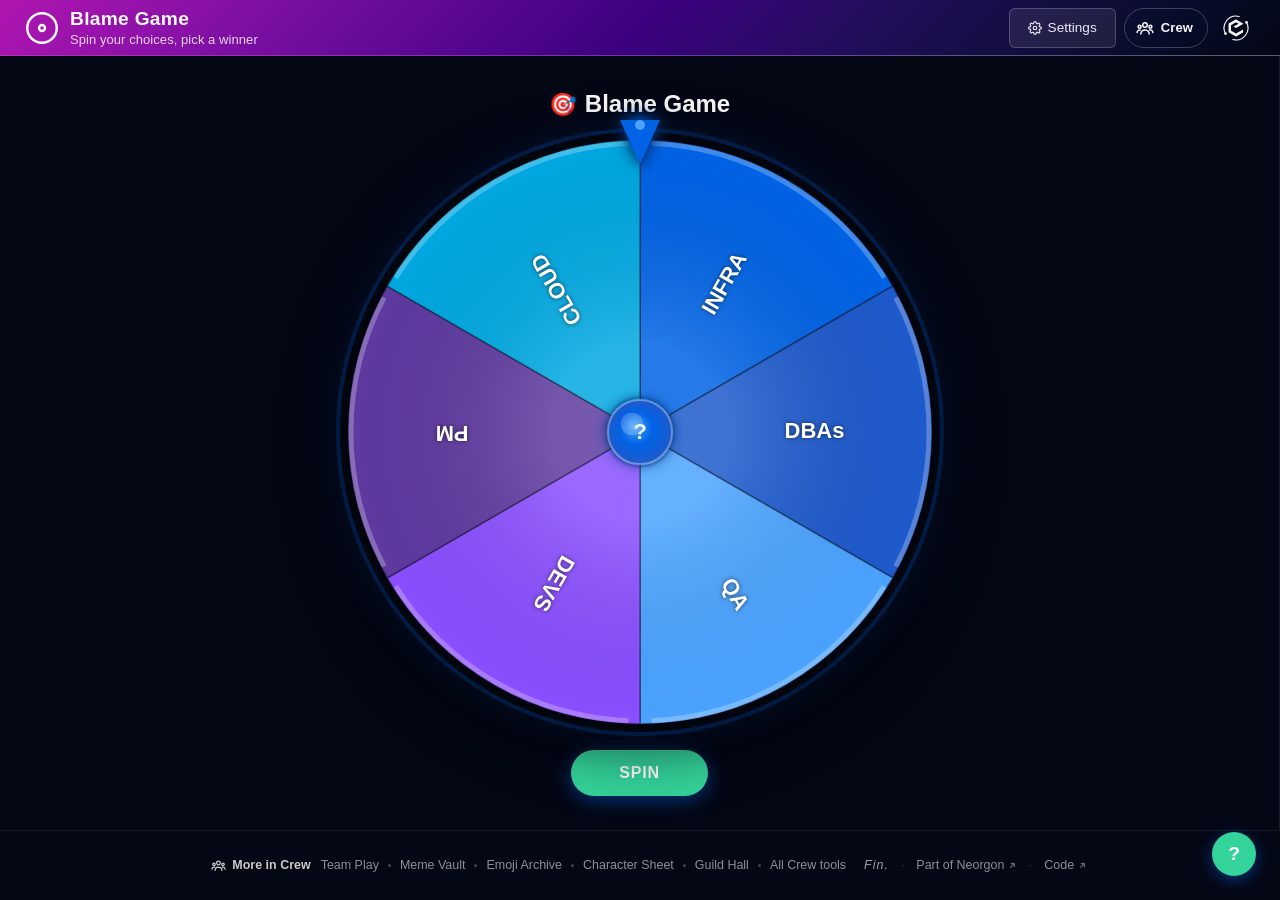
<file: index.html>
<!DOCTYPE html>
<html lang="en">
<head>
  <meta charset="UTF-8">
  <meta http-equiv="Content-Security-Policy" content="default-src 'self'; script-src 'self' 'unsafe-inline' https://gc.zgo.at https://static.cloudflareinsights.com; style-src 'self' 'unsafe-inline' https://cdn.neorgon.org; img-src 'self' data: blob: https://cdn.neorgon.org https://neorgon.goatcounter.com; connect-src 'self' https://neorgon.goatcounter.com https://cloudflareinsights.com">
  <meta name="viewport" content="width=device-width, initial-scale=1.0">
  <link rel="icon" type="image/svg+xml" href="/favicon.svg">
  <link rel="icon" type="image/x-icon" href="/favicon.ico" sizes="16x16 32x32 48x48">
  <link rel="apple-touch-icon" sizes="180x180" href="/apple-touch-icon.png">
  <meta name="apple-mobile-web-app-title" content="Decision Wheel">
  <link rel="manifest" href="/site.webmanifest">
  <meta name="neo-mark" content="on">
  <title>Decision Wheel | Spinner Wheel & Random Picker</title>
  <meta name="description" content="Build a custom decision wheel with your options, colors, and messages. Share any setup as a bookmark link">
  <meta property="og:title" content="Decision Wheel | Spinner Wheel & Random Picker">
  <meta property="og:description" content="Custom decision wheel. Pick your options, colors, and messages, then share via URL">
  <meta property="og:type" content="website">
  <meta property="og:url" content="https://decisionwheel.neorgon.com/">
  <meta property="og:site_name" content="Neorgon">
  <meta name="twitter:card" content="summary_large_image">
  <meta name="twitter:title" content="Decision Wheel | Spinner Wheel & Random Picker">
  <meta name="twitter:description" content="Custom decision wheel. Pick your options, colors, and messages, then share via URL">
  <meta name="twitter:image" content="https://decisionwheel.neorgon.com/og-preview.jpg">
  <meta name="robots" content="index, follow">
  <link rel="canonical" href="https://decisionwheel.neorgon.com/">
  <meta property="og:locale" content="en_US">
  <meta name="theme-color" content="#040714">
  <meta property="og:image" content="https://decisionwheel.neorgon.com/og-preview.jpg">
  <meta property="og:image:width" content="1200">
  <meta property="og:image:height" content="630">
  <script type="application/ld+json">
  {
    "@context": "https://schema.org",
    "@type": "WebApplication",
    "name": "Decision Wheel",
    "description": "Build a custom decision wheel with your options, colors, and messages. Share any setup as a bookmark link",
    "url": "https://decisionwheel.neorgon.com/",
    "applicationCategory": "UtilitiesApplication",
    "operatingSystem": "Any",
    "offers": { "@type": "Offer", "price": "0", "priceCurrency": "USD" },
    "author": { "@type": "Organization", "name": "Neorgon", "url": "https://neorgon.com/" }
  }
  </script>
  <link rel="stylesheet" href="https://cdn.neorgon.org/v1.0.0/styles/base.css">
    <link rel="stylesheet" href="css/style.css">
  <!-- Neorgon Header Kit (vendored; ?header=live swaps CSS to CDN) -->
  <script>(function(){var m=location.search.match(/[?&]theme=([\w-]+)/)||document.cookie.match(/(?:^|;\s*)neo_theme=([\w-]+)/);if(m&&m[1]!=='default')document.documentElement.dataset.theme=decodeURIComponent(m[1]);})();</script>
  <link rel="stylesheet" href="css/neorgon-header.css">
  <link rel="stylesheet" href="css/neorgon-themes.css">
  <link rel="stylesheet" href="https://cdn.neorgon.org/v1.0.0/header/season.css">
  <script defer src="js/neorgon-header.js"></script>
  <meta name="neo-repo" content="energon-a-secas/decision-wheel-site">
  <meta name="neo-category" content="crew">
  <link rel="stylesheet" href="css/neorgon-footer.css">
  <script defer src="js/neorgon-footer.js"></script>
</head>
<body>

<a class="skip-link" href="#main">Skip to content</a>

<!-- ── Header ──────────────────────────────────────────────────────────────── -->
<header class="header-bar" data-header-mode="app">
  <div class="header-logo">
    <a href="./" class="header-title-link">
        <img src="energon-classic-logo.png" class="header-logo-img" alt="">
        <div class="header-title-wrap">
      <h1 id="header-title">Decision Wheel</h1>
      <div class="header-subtitle" id="header-subtitle">Spin your choices, pick a winner</div>
    
        </div>
      </a>
  </div>
  <div class="header-right">
    <div class="header-actions">
      <button class="btn-settings-header" data-keep-mobile id="btn-toggle-settings">
    <svg viewBox="0 0 24 24" fill="none" stroke="currentColor" stroke-width="2" stroke-linecap="round" stroke-linejoin="round" aria-hidden="true">
      <circle cx="12" cy="12" r="3"/><path d="M19.4 15a1.65 1.65 0 0 0 .33 1.82l.06.06a2 2 0 0 1-2.83 2.83l-.06-.06a1.65 1.65 0 0 0-1.82-.33 1.65 1.65 0 0 0-1 1.51V21a2 2 0 0 1-4 0v-.09A1.65 1.65 0 0 0 9 19.4a1.65 1.65 0 0 0-1.82.33l-.06.06a2 2 0 0 1-2.83-2.83l.06-.06A1.65 1.65 0 0 0 4.68 15a1.65 1.65 0 0 0-1.51-1H3a2 2 0 0 1 0-4h.09A1.65 1.65 0 0 0 4.6 9a1.65 1.65 0 0 0-.33-1.82l-.06-.06a2 2 0 0 1 2.83-2.83l.06.06A1.65 1.65 0 0 0 9 4.68a1.65 1.65 0 0 0 1-1.51V3a2 2 0 0 1 4 0v.09a1.65 1.65 0 0 0 1 1.51 1.65 1.65 0 0 0 1.82-.33l.06-.06a2 2 0 0 1 2.83 2.83l-.06.06A1.65 1.65 0 0 0 19.4 9a1.65 1.65 0 0 0 1.51 1H21a2 2 0 0 1 0 4h-.09a1.65 1.65 0 0 0-1.51 1z"/>
    </svg>
    <span>Settings</span>
  </button>
    </div>
    <a class="header-home" href="https://neorgon.com/" title="neorgon.com" aria-label="Neorgon home">
        <svg class="nh-hub-icon" viewBox="0 0 24 24" fill="none" xmlns="http://www.w3.org/2000/svg" aria-hidden="true">
          <path d="M12 4.4 18.58 8.2 18.58 15.8 12 19.6 5.42 15.8 5.42 8.2Z" fill="currentColor" stroke="none"/>
          <g class="nh-orbit">
            <path d="M2.47 17.50 A11.0 11.0 0 0 1 14.85 1.37" fill="none" stroke="currentColor" stroke-width="1.05" stroke-linecap="round"/>
            <path d="M21.53 6.50 A11.0 11.0 0 0 1 9.15 22.63" fill="none" stroke="currentColor" stroke-width="1.05" stroke-linecap="round"/>
            <circle cx="21.71" cy="6.84" r="1.25" fill="currentColor"/>
            <circle cx="2.29" cy="17.16" r="1.25" fill="currentColor"/>
          </g>
        </svg>
      </a>
  </div>
</header>

<!-- ── App body ─────────────────────────────────────────────────────────────── -->
<main class="app-body" id="main">

  <!-- Wheel stage -->
  <div class="wheel-stage" id="wheel-stage">
    <div class="wheel-title">
      <span class="wheel-title-icon" id="display-icon">🎡</span>
      <span id="display-title">Spin the Wheel</span>
    </div>
    <div class="wheel-wrapper">
      <canvas id="wheel-canvas" width="600" height="600" role="img" aria-label="Decision wheel. Use the Spin button below to spin."></canvas>
      <div class="wheel-pointer"></div>
    </div>
    <button class="btn-spin" id="btn-spin" onclick="spin()">SPIN</button>
  </div>

  <!-- Settings drawer -->
  <div class="settings-drawer closed" id="settings-drawer">
    <div class="settings-drawer-inner">
      <div class="settings-header">
        <h2>⚙️ Wheel Settings</h2>
        <button class="btn-close-settings" onclick="toggleSettings()" title="Close" aria-label="Close settings">×</button>
      </div>
      <div class="settings-body">

        <!-- Wheel identity -->
        <div class="setting-group">
          <label>Wheel Title &amp; Icon</label>
          <div class="setting-row-2">
            <input class="form-input seg-emoji-input" id="cfg-icon" type="text" placeholder="🎡" maxlength="4" value="🎡">
            <input class="form-input" id="cfg-title" type="text" placeholder="Decision Wheel">
          </div>
        </div>

        <!-- Win message -->
        <div class="setting-group">
          <label>Result Message</label>
          <input class="form-input" id="cfg-win-msg" type="text" placeholder="🎉 {emoji} {result}!">
          <span class="form-hint">Use <code style="color:var(--accent-bright)">{result}</code> and <code style="color:var(--accent-bright)">{emoji}</code> as placeholders</span>
        </div>

        <!-- Segments -->
        <div class="setting-group">
          <label>Options <span id="seg-count" style="color:var(--accent-bright);font-weight:700;margin-left:4px"></span></label>
          <div class="segments-list" id="segments-list"></div>
          <button class="btn-ghost" onclick="addSegment()">
            <svg width="12" height="12" viewBox="0 0 12 12" fill="none" aria-hidden="true"><path d="M6 1v10M1 6h10" stroke="currentColor" stroke-width="1.5" stroke-linecap="round"/></svg>
            Add Option
          </button>
        </div>

      </div>
      <div class="settings-footer">
        <button class="btn-primary" onclick="applySettings()">✓ Apply &amp; Save</button>
        <button class="btn-secondary" onclick="copyShareLink()">🔗 Copy Share Link</button>
        <div style="display:flex;gap:6px">
          <button class="btn-secondary" style="flex:1;font-size:.8rem" onclick="loadTemplate('blameGame')">🎯 Blame Game</button>
          <button class="btn-secondary" style="flex:1;font-size:.8rem" onclick="loadTemplate('pizza')">🍕 Pizza Night</button>
        </div>
        <button class="btn-secondary" onclick="resetToDefault()">↺ Reset to Default</button>
      </div>
    </div>
  </div>

</main>

<!-- ── Result overlay ──────────────────────────────────────────────────────── -->
<div class="result-overlay" id="result-overlay" onclick="closeResult()">
  <div class="result-card" onclick="event.stopPropagation()">
    <span class="result-emoji-big" id="res-emoji">🎉</span>
    <div class="result-color-bar" id="res-color-bar"></div>
    <div class="result-segment-text" id="res-text"></div>
    <div class="result-message" id="res-message"></div>
    <div class="result-excuses" id="res-excuses"></div>
    <button class="btn-spin-again" onclick="closeResult()">Spin Again</button>
  </div>
</div>

<!-- ── Help button & menu ──────────────────────────────────────────────────── -->
<button class="help-button" onclick="toggleHelpMenu()" title="Keyboard shortcuts" aria-label="Keyboard shortcuts">?</button>
<div class="help-menu" id="help-menu">
  <div>
    <h3>Random Spin</h3>
    <div class="help-row"><span>Spin wheel</span><span><kbd class="help-key">Space</kbd> / <kbd class="help-key">Enter</kbd></span></div>
    <div class="help-row"><span>Click wheel</span><span>🖱️ click</span></div>
  </div>
  <div class="help-section" id="help-rig-section">
    <h3>Rig Spin</h3>
    <div id="help-rig-rows"></div>
  </div>
  <div class="help-section">
    <h3>Other</h3>
    <div class="help-row"><span>Toggle help</span><kbd class="help-key">?</kbd></div>
    <div class="help-row"><span>Easter egg 🥚</span><kbd class="help-key">8</kbd></div>
  </div>
</div>

<!-- ── Explosion overlay ───────────────────────────────────────────────────── -->
<div class="explosion-overlay" id="explosion-overlay" onclick="closeExplosion()">
  <div class="explosion-particles" id="explosion-particles"></div>
  <div class="you-container">
    <div class="pointing-hand">👆</div>
    <div class="you-text">YOU</div>
    <div class="you-subtitle">It's all your fault</div>
  </div>
  <div class="explosion-close-hint">Press any key or click to close</div>
</div>

<!-- ── Toast container ─────────────────────────────────────────────────────── -->
<div id="toast-container"></div>

  <footer class="neo-footer" data-footer-mode="minimal">
    <!-- neo-fleet:more -->
    <nav class="neo-more" aria-label="More in Crew" data-category="crew" data-label-en="Crew" data-label-es="Comunidad">
      <span class="neo-more__label" aria-hidden="true"><svg class="neo-more__icon" viewBox="0 0 24 24" width="16" height="16" fill="none" stroke="currentColor" stroke-width="2" stroke-linecap="round" stroke-linejoin="round" aria-hidden="true" focusable="false"><circle cx="12" cy="8" r="3"/><path d="M6.5 20a5.5 5.5 0 0 1 11 0"/><circle cx="4.8" cy="10.2" r="2"/><path d="M1.5 18a3.5 3.5 0 0 1 4.2-3.4"/><circle cx="19.2" cy="10.2" r="2"/><path d="M22.5 18a3.5 3.5 0 0 0-4.2-3.4"/></svg><span class="neo-more__title">More in Crew</span></span>
      <ul class="neo-more__list">
        <li><a href="https://teamplay.neorgon.com/">Team Play</a></li>
        <li><a href="https://memes.neorgon.com/">Meme Vault</a></li>
        <li><a href="https://emojis.neorgon.com/">Emoji Archive</a></li>
        <li><a href="https://charactersheet.neorgon.com/">Character Sheet</a></li>
        <li><a href="https://guildhall.neorgon.com/">Guild Hall</a></li>
        <li><a class="neo-more__all" href="https://neorgon.com/crew/">All Crew tools</a></li>
      </ul>
    </nav>
    <!-- /neo-fleet:more -->
  </footer>

<script type="module" src="js/app.js"></script>
</body>
</html>
</file>
<file: css/style.css>
/* ── Reset ─────────────────────────────────────────────────────────── */
*, *::before, *::after { margin: 0; padding: 0; box-sizing: border-box; }

:root {
  --bg: #040714;
  --surface-1: rgba(255,255,255,.03);
  --surface-2: rgba(255,255,255,.06);
  --surface-3: rgba(255,255,255,.10);
  --border-subtle: rgba(255,255,255,.07);
  --border: rgba(255,255,255,.1);
  --border-strong: rgba(255,255,255,.22);
  --text-primary: #f9f9f9;
  --text-secondary: #cacaca;
  --text-muted: rgba(255,255,255,.55);
  --accent: #34d399;
  --accent-bright: #6ee7b7;
  --danger: #ef4444;
  --font: 'Avenir Next', -apple-system, BlinkMacSystemFont, 'Segoe UI', Roboto, Oxygen, Ubuntu, Cantarell, sans-serif;
  --radius-sm: 6px; --radius: 10px; --radius-lg: 15px; --radius-xl: 20px;
  --ease-snap: cubic-bezier(0.34, 1.56, 0.64, 1);
  --dur: 200ms;
  --settings-w: 380px;
}

body {
  font-family: var(--font);
  background: var(--bg);
  min-height: 100vh;
  color: var(--text-primary);
  display: flex;
  flex-direction: column;
  overflow-x: hidden;
}

/* Settings toggle button in the header actions. It stays in flow: the
   Header Kit measures and places it, so it is never positioned here. */
.btn-settings-header {
  display: flex; align-items: center; gap: 6px;
  padding: 7px 18px;
  background: rgba(255,255,255,.08);
  border: 1px solid rgba(255,255,255,.2);
  border-radius: var(--radius-sm);
  color: rgba(255,255,255,.9);
  font-size: .85em; font-weight: 500;
  cursor: pointer;
  transition: background var(--dur), border-color var(--dur);
  flex-shrink: 0;
  animation: settingsBorderPulse 3s ease-in-out infinite;
}
.btn-settings-header:hover {
  background: rgba(255,255,255,.18);
  border-color: rgba(255,255,255,.5);
  animation: none;
}
.btn-settings-header svg { width: 14px; height: 14px; }
@keyframes settingsBorderPulse {
  0%, 100% { border-color: rgba(255,255,255,.2); box-shadow: none; }
  50%       { border-color: rgba(0,128,255,.7);  box-shadow: 0 0 10px rgba(0,99,229,.4), inset 0 0 6px rgba(0,99,229,.08); }
}

/* ── Main layout ────────────────────────────────────────────────────── */
.app-body {
  flex: 1;
  display: flex;
  overflow: hidden;
  position: relative;
}

/* ── Wheel stage ────────────────────────────────────────────────────── */
.wheel-stage {
  flex: 1;
  display: flex;
  flex-direction: column;
  align-items: center;
  justify-content: center;
  padding: clamp(12px, 3vh, 32px) 24px;
  min-height: 0;
  transition: padding-right var(--dur);
}

.wheel-title {
  font-size: clamp(1rem, 2.5vw, 1.5rem);
  font-weight: 700;
  color: var(--text-primary);
  margin-bottom: clamp(8px, 1.5vh, 24px);
  text-align: center;
  display: flex;
  align-items: center;
  gap: 8px;
}
.wheel-title-icon { font-size: 1.4rem; }

.wheel-wrapper {
  position: relative;
  display: inline-flex;
  align-items: center;
  justify-content: center;
}

#wheel-canvas {
  display: block;
  width: min(600px, calc(100vw - 48px), calc(100vh - 210px));
  height: min(600px, calc(100vw - 48px), calc(100vh - 210px));
  border-radius: 50%;
  box-shadow: 0 0 0 4px rgba(0,99,229,.2), 0 0 40px rgba(0,99,229,.15), 0 16px 60px rgba(0,0,0,.6);
}

/* Pointer: triangle pointing DOWN at the top of the wheel */
.wheel-pointer {
  position: absolute;
  top: -12px;
  left: 50%;
  transform: translateX(-50%);
  width: 0;
  height: 0;
  border-left: 20px solid transparent;
  border-right: 20px solid transparent;
  border-top: 44px solid #0063e5;
  filter: drop-shadow(0 0 8px rgba(0,99,229,.8)) drop-shadow(0 2px 4px rgba(0,0,0,.7));
  z-index: 10;
  animation: pointerBounce 2s ease-in-out infinite;
}
.wheel-pointer::after {
  content: '';
  position: absolute;
  top: -44px;
  left: 50%;
  transform: translateX(-50%);
  width: 10px;
  height: 10px;
  background: #4BA3FF;
  border-radius: 50%;
  box-shadow: 0 0 8px #0063e5, 0 0 16px rgba(0,99,229,.5);
}
@keyframes pointerBounce {
  0%, 100% { transform: translateX(-50%) translateY(0); }
  50%       { transform: translateX(-50%) translateY(-5px); }
}

/* Spin button */
.btn-spin {
  margin-top: clamp(12px, 2vh, 28px);
  padding: 14px 48px;
  background: var(--accent);
  color: #fff;
  font-size: 1rem;
  font-weight: 700;
  letter-spacing: .05em;
  text-transform: uppercase;
  border: none;
  border-radius: 50px;
  cursor: pointer;
  transition: background var(--dur), transform var(--dur), box-shadow var(--dur);
  box-shadow: 0 4px 20px rgba(0,99,229,.5);
}
.btn-spin:hover:not(:disabled) {
  background: var(--accent-bright);
  transform: translateY(-2px);
  box-shadow: 0 6px 28px rgba(0,128,255,.6);
}
.btn-spin:disabled {
  opacity: .6;
  cursor: not-allowed;
  transform: none;
}
.btn-spin.spinning {
  background: #6b21a8;
  box-shadow: 0 4px 20px rgba(107,33,168,.5);
}

/* ── Settings drawer ────────────────────────────────────────────────── */
.settings-drawer {
  width: var(--settings-w);
  flex-shrink: 0;
  background: #06091a;
  border-left: 1px solid var(--border-subtle);
  display: flex;
  flex-direction: column;
  overflow: hidden;
  transition: width var(--dur), transform var(--dur);
  position: relative;
  z-index: 200;
}
.settings-drawer.closed {
  width: 0;
}
.settings-drawer-inner {
  width: var(--settings-w);
  height: 100%;
  display: flex;
  flex-direction: column;
  overflow: hidden;
}
.settings-header {
  padding: 20px 20px 16px;
  border-bottom: 1px solid var(--border-subtle);
  display: flex;
  align-items: center;
  justify-content: space-between;
  flex-shrink: 0;
}
.settings-header h2 {
  font-size: 1rem;
  font-weight: 700;
  color: var(--text-primary);
}
.btn-close-settings {
  width: 28px; height: 28px;
  display: flex; align-items: center; justify-content: center;
  background: none;
  border: none;
  color: var(--text-muted);
  cursor: pointer;
  border-radius: var(--radius-sm);
  font-size: 1.2rem;
  transition: color var(--dur), background var(--dur);
}
.btn-close-settings:hover { color: var(--text-primary); background: var(--surface-2); }

.settings-body {
  flex: 1;
  overflow-y: auto;
  padding: 20px;
  display: flex;
  flex-direction: column;
  gap: 20px;
}
.settings-body::-webkit-scrollbar { width: 4px; }
.settings-body::-webkit-scrollbar-track { background: transparent; }
.settings-body::-webkit-scrollbar-thumb { background: var(--border); border-radius: 2px; }

.settings-footer {
  padding: 16px 20px;
  border-top: 1px solid var(--border-subtle);
  display: flex;
  flex-direction: column;
  gap: 8px;
  flex-shrink: 0;
}

/* ── Setting rows ───────────────────────────────────────────────────── */
.setting-group { display: flex; flex-direction: column; gap: 8px; }
.setting-group label {
  font-size: .75rem;
  font-weight: 600;
  letter-spacing: .07em;
  text-transform: uppercase;
  color: var(--text-muted);
}
.setting-row-2 { display: flex; gap: 8px; }
.setting-row-2 .form-input:first-child { width: 62px; flex-shrink: 0; text-align: center; }

.form-input {
  flex: 1;
  background: var(--surface-1);
  border: 1px solid var(--border);
  border-radius: var(--radius-sm);
  color: var(--text-primary);
  font-size: .875rem;
  font-family: var(--font);
  padding: 8px 10px;
  transition: border-color var(--dur);
  outline: none;
}
.form-input:focus { border-color: var(--accent); }
.form-input::placeholder { color: var(--text-muted); }
.form-hint {
  font-size: .72rem;
  color: var(--text-muted);
  margin-top: -4px;
}

/* Segments list */
.segments-list {
  display: flex;
  flex-direction: column;
  gap: 8px;
}
.segment-row {
  display: flex;
  align-items: center;
  gap: 6px;
  background: var(--surface-1);
  border: 1px solid var(--border);
  border-radius: var(--radius-sm);
  padding: 8px;
}
.seg-emoji-input {
  width: 44px;
  flex-shrink: 0;
  text-align: center;
  font-size: 1.1rem;
  padding: 6px 4px;
  background: var(--surface-2);
  border: 1px solid var(--border);
  border-radius: var(--radius-sm);
  color: var(--text-primary);
  font-family: var(--font);
  outline: none;
}
.seg-text-input {
  flex: 1;
  min-width: 0;
  background: transparent;
  border: none;
  border-bottom: 1px solid var(--border);
  border-radius: 0;
  color: var(--text-primary);
  font-size: .875rem;
  font-family: var(--font);
  padding: 4px 4px 6px;
  outline: none;
  transition: border-color var(--dur);
}
.seg-text-input:focus { border-color: var(--accent); }
.seg-color-input {
  width: 28px; height: 28px;
  flex-shrink: 0;
  border: 2px solid var(--border);
  border-radius: 50%;
  cursor: pointer;
  padding: 0;
  background: none;
  overflow: hidden;
}
.seg-color-input::-webkit-color-swatch-wrapper { padding: 0; }
.seg-color-input::-webkit-color-swatch { border: none; border-radius: 50%; }
.btn-seg-delete {
  width: 24px; height: 24px;
  flex-shrink: 0;
  display: flex; align-items: center; justify-content: center;
  background: none;
  border: none;
  color: var(--text-muted);
  font-size: 1rem;
  cursor: pointer;
  border-radius: var(--radius-sm);
  transition: color var(--dur), background var(--dur);
}
.btn-seg-delete:hover { color: var(--danger); background: rgba(239,68,68,.1); }
.btn-seg-msg-toggle {
  width: 22px; height: 22px;
  flex-shrink: 0;
  display: flex; align-items: center; justify-content: center;
  background: none;
  border: none;
  color: var(--text-muted);
  font-size: .8rem;
  cursor: pointer;
  border-radius: 4px;
  transition: color var(--dur);
  title: 'Custom message';
}
.btn-seg-msg-toggle:hover { color: var(--accent-bright); }
.btn-seg-msg-toggle.has-msg { color: var(--accent-bright); }

.seg-msg-row {
  display: none;
  padding: 0 8px 6px;
}
.seg-msg-row.open { display: block; }
.seg-msg-input {
  width: 100%;
  background: transparent;
  border: none;
  border-bottom: 1px dashed var(--border);
  color: var(--text-secondary);
  font-size: .8rem;
  font-family: var(--font);
  font-style: italic;
  padding: 4px 0;
  outline: none;
}
.seg-msg-input:focus { border-color: var(--accent-bright); }
.seg-msg-input::placeholder { color: var(--text-muted); }

/* ── Buttons ────────────────────────────────────────────────────────── */
.btn-primary {
  padding: 10px 16px;
  background: var(--accent);
  color: #fff;
  font-size: .875rem;
  font-weight: 600;
  border: none;
  border-radius: var(--radius-sm);
  cursor: pointer;
  transition: background var(--dur);
  width: 100%;
}
.btn-primary:hover { background: var(--accent-bright); }
.btn-secondary {
  padding: 9px 16px;
  background: transparent;
  color: var(--text-secondary);
  font-size: .875rem;
  font-weight: 500;
  border: 1px solid var(--border);
  border-radius: var(--radius-sm);
  cursor: pointer;
  transition: border-color var(--dur), color var(--dur), background var(--dur);
  width: 100%;
}
.btn-secondary:hover { border-color: var(--border-strong); color: var(--text-primary); background: var(--surface-1); }
.btn-ghost {
  padding: 8px 12px;
  background: transparent;
  color: var(--accent-bright);
  font-size: .8rem;
  font-weight: 500;
  border: 1px dashed rgba(0,128,255,.35);
  border-radius: var(--radius-sm);
  cursor: pointer;
  transition: background var(--dur), border-color var(--dur);
  width: 100%;
  display: flex; align-items: center; justify-content: center; gap: 6px;
}
.btn-ghost:hover { background: rgba(0,99,229,.08); border-color: var(--accent); }

/* ── Result overlay ─────────────────────────────────────────────────── */
.result-overlay {
  position: fixed;
  inset: 0;
  background: rgba(4,7,20,.75);
  backdrop-filter: blur(8px);
  z-index: 500;
  display: flex;
  align-items: center;
  justify-content: center;
  opacity: 0;
  pointer-events: none;
  transition: opacity 0.3s ease;
}
.result-overlay.show {
  opacity: 1;
  pointer-events: all;
}
.result-card {
  background: #0e1230;
  border: 1px solid var(--border-strong);
  border-radius: var(--radius-xl);
  padding: 40px 48px;
  text-align: center;
  max-width: 420px;
  width: 90%;
  transform: scale(0.9) translateY(20px);
  transition: transform 0.3s var(--ease-snap);
  box-shadow: 0 32px 80px rgba(0,0,0,.6);
}
.result-overlay.show .result-card {
  transform: scale(1) translateY(0);
}
.result-emoji-big {
  font-size: 3.5rem;
  line-height: 1;
  margin-bottom: 16px;
  display: block;
}
.result-segment-text {
  font-size: 1.6rem;
  font-weight: 700;
  color: var(--text-primary);
  margin-bottom: 10px;
}
.result-message {
  font-size: 1rem;
  color: var(--text-secondary);
  margin-bottom: 28px;
  line-height: 1.5;
}
.result-color-bar {
  height: 4px;
  border-radius: 2px;
  margin: 0 auto 24px;
  width: 60px;
}
.btn-spin-again {
  padding: 12px 32px;
  background: var(--surface-3);
  color: var(--text-primary);
  font-size: .9rem;
  font-weight: 600;
  border: 1px solid var(--border-strong);
  border-radius: 50px;
  cursor: pointer;
  transition: background var(--dur), transform var(--dur);
}
.btn-spin-again:hover { background: var(--surface-2); transform: scale(1.03); }

/* ── Result excuses (pipe-separated) ───────────────────────────────────── */
.result-excuses {
  display: flex;
  flex-direction: column;
  gap: 8px;
  margin-bottom: 24px;
  text-align: left;
}
.result-excuse-item {
  padding: 10px 14px;
  background: rgba(255,255,255,.05);
  border-left: 3px solid var(--item-color, #0063e5);
  border-radius: 0 var(--radius-sm) var(--radius-sm) 0;
  font-size: .875rem;
  color: var(--text-secondary);
  line-height: 1.45;
  animation: slideInExcuse .35s ease both;
}
.result-excuse-item:nth-child(2) { animation-delay: .07s; }
.result-excuse-item:nth-child(3) { animation-delay: .14s; }
@keyframes slideInExcuse {
  from { opacity:0; transform: translateX(-12px); }
  to   { opacity:1; transform: translateX(0); }
}

/* ── Confetti ───────────────────────────────────────────────────────── */
.confetti-piece {
  position: fixed;
  width: 8px;
  height: 8px;
  border-radius: 2px;
  z-index: 600;
  pointer-events: none;
  animation: confetti-fall linear forwards;
}
@keyframes confetti-fall {
  0%   { transform: translateY(0) rotate(0deg) scaleX(1);  opacity: 1; }
  80%  { opacity: 1; }
  100% { transform: translateY(100vh) rotate(720deg) scaleX(-1); opacity: 0; }
}

/* ── Toast ──────────────────────────────────────────────────────────── */
#toast-container {
  position: fixed;
  bottom: 24px;
  left: 50%;
  transform: translateX(-50%);
  z-index: 700;
  display: flex;
  flex-direction: column;
  gap: 8px;
  pointer-events: none;
}
.toast {
  background: #1a1d35;
  border: 1px solid var(--border-strong);
  border-radius: var(--radius);
  padding: 10px 18px;
  font-size: .875rem;
  color: var(--text-secondary);
  display: flex;
  align-items: center;
  gap: 8px;
  animation: toast-in .25s ease forwards;
  box-shadow: 0 8px 24px rgba(0,0,0,.5);
  white-space: nowrap;
}
.toast.out { animation: toast-out .25s ease forwards; }
@keyframes toast-in  { from { opacity:0; transform:translateY(8px); } to { opacity:1; transform:translateY(0); } }
@keyframes toast-out { from { opacity:1; } to { opacity:0; transform:translateY(4px); } }

/* ── Mobile ─────────────────────────────────────────────────────────── */
@media (max-width: 700px) {
  :root { --settings-w: 100vw; }

  .settings-drawer {
    position: fixed;
    inset: 68px 0 0 0;
    width: 100% !important;
    border-left: none;
    border-top: 1px solid var(--border-subtle);
    transform: translateX(100%);
    transition: transform .3s cubic-bezier(0.16,1,0.3,1);
  }
  .settings-drawer.closed { width: 100% !important; transform: translateX(100%); }
  .settings-drawer:not(.closed) { transform: translateX(0); }
  .settings-drawer-inner { width: 100%; }

  .btn-spin { padding: 13px 40px; }
}

/* ── Help button & menu ─────────────────────────────────────────────────── */
.help-button {
  position: fixed;
  bottom: 24px; right: 24px;
  width: 44px; height: 44px;
  background: var(--accent);
  border: none; border-radius: 50%;
  color: #fff;
  font-size: 1.2rem; font-weight: 700;
  cursor: pointer;
  box-shadow: 0 4px 16px rgba(0,99,229,.5);
  z-index: 400;
  transition: transform var(--dur), box-shadow var(--dur);
}
.help-button:hover { transform: scale(1.1); box-shadow: 0 6px 24px rgba(0,99,229,.7); }
.help-menu {
  position: fixed;
  bottom: 80px; right: 24px;
  width: 280px;
  background: #0e1230;
  border: 1px solid var(--border-strong);
  border-radius: var(--radius-lg);
  padding: 20px;
  z-index: 400;
  box-shadow: 0 16px 48px rgba(0,0,0,.6);
  transform: scale(0.9) translateY(10px);
  transform-origin: bottom right;
  opacity: 0;
  pointer-events: none;
  transition: transform .2s var(--ease-snap), opacity .2s;
}
.help-menu.show { transform: scale(1) translateY(0); opacity: 1; pointer-events: all; }
.help-menu h3 { font-size: .7rem; font-weight: 700; letter-spacing: .1em; text-transform: uppercase; color: var(--text-muted); margin-bottom: 8px; }
.help-row { display: flex; justify-content: space-between; align-items: center; padding: 5px 0; border-bottom: 1px solid var(--border-subtle); font-size: .8rem; }
.help-row:last-child { border-bottom: none; }
.help-key {
  display: inline-block;
  padding: 2px 7px;
  background: var(--surface-2);
  border: 1px solid var(--border);
  border-radius: 4px;
  font-family: monospace;
  font-size: .78rem;
  color: var(--accent-bright);
}
.help-section { margin-top: 12px; }

/* ── Explosion Easter Egg ───────────────────────────────────────────────── */
.explosion-overlay {
  position: fixed; inset: 0;
  background: rgba(0,0,0,.92);
  z-index: 900;
  display: flex; align-items: center; justify-content: center;
  opacity: 0; pointer-events: none;
  transition: opacity .2s;
}
.explosion-overlay.show { opacity: 1; pointer-events: all; }
.you-container { text-align: center; position: relative; z-index: 2; }
.you-text {
  font-size: clamp(5rem, 20vw, 14rem);
  font-weight: 900;
  color: #fff;
  letter-spacing: -.02em;
  line-height: 1;
  text-shadow: 0 0 60px #0063e5, 0 0 120px rgba(0,99,229,.6);
  animation: youFlash .4s ease;
}
@keyframes youFlash {
  0%   { transform: scale(.4) rotate(-5deg); opacity: 0; }
  60%  { transform: scale(1.15) rotate(2deg); }
  100% { transform: scale(1) rotate(0); opacity: 1; }
}
.pointing-hand { font-size: clamp(3rem, 10vw, 6rem); animation: pointBounce 1s ease-in-out infinite; }
@keyframes pointBounce {
  0%, 100% { transform: translateY(0) rotate(-10deg); }
  50%       { transform: translateY(-12px) rotate(-10deg); }
}
.you-subtitle { font-size: 1.2rem; color: rgba(255,255,255,.6); margin-top: 12px; letter-spacing: .2em; text-transform: uppercase; }
.explosion-close-hint { position: fixed; bottom: 32px; left: 50%; transform: translateX(-50%); color: rgba(255,255,255,.35); font-size: .85rem; }
.explosion-particles { position: fixed; inset: 0; pointer-events: none; overflow: hidden; }
.particle {
  position: absolute;
  width: 8px; height: 8px;
  border-radius: 50%;
  top: 50%; left: 50%;
  animation: particleFly .8s ease-out forwards;
  transform: translate(var(--tx), var(--ty));
}
@keyframes particleFly {
  from { transform: translate(0,0) scale(1); opacity: 1; }
  to   { transform: translate(var(--tx), var(--ty)) scale(0); opacity: 0; }
}

/* ── Button press feedback ────────────────────────────────────── */
button:active, .btn:active {
  transform: scale(0.97);
  transition-duration: 120ms;
}

/* ── Skeleton loading ─────────────────────────────────────────── */
@keyframes shimmer { to { background-position: -200% 0; } }
.skeleton {
  background: linear-gradient(90deg, var(--surface-1) 25%, var(--surface-2) 50%, var(--surface-1) 75%);
  background-size: 200% 100%;
  animation: shimmer 1.5s ease-in-out infinite;
  border-radius: 10px;
}

@media (prefers-reduced-motion: reduce) {
  *, *::before, *::after {
    animation-duration: 0.01ms !important;
    transition: none !important;
  }
}
:focus-visible {
  outline: 2px solid var(--accent-bright, #0080ff);
  outline-offset: 2px;
}
.skip-link {
  position: absolute; top: -100%; left: 16px; z-index: 1000;
  padding: 8px 16px; background: var(--accent-bright, #0080ff); color: #000;
  font-weight: 600; font-size: .875rem; border-radius: 0 0 6px 6px;
  text-decoration: none; transition: top .2s;
}
.skip-link:focus { top: 0; }
</file>
<file: css/neorgon-header.css>
/* ══════════════════════════════════════════════════════════════
   Neorgon Header Kit: header.css
   Canonical source: packages/neorgon-ui/header/
   Vendored per site as css/neorgon-header.css; do not edit copies.
   Live CDN: https://cdn.neorgon.org/v1.0.0/header/header.css
   ══════════════════════════════════════════════════════════════ */

:root {
  /* Geometry */
  --header-h: 68px;
  --header-h-app: 56px;
  --header-control-h: 40px; /* every header control (buttons, ⋯, palette, home) shares this height */
  /* Logo height. A token, not a literal, so a site can make the mark carry more
     weight without forking the kit. Default 36px = the historical value, so
     nothing changes for a site that never sets it. The bar is 68px with no
     vertical padding, so ~52px is the practical ceiling before the mark starts
     to look wedged against the edges. */
  --header-logo-h: 36px;
  --header-logo-h-mobile: 28px;

  /* Palette: themes override these (see themes.css) */
  --header-bg-start: #B015B0;
  --header-bg-mid: #3D0080;
  --header-bg-end: #040714;
  /* Kept here for anything that references the composed gradient, but the
     authoritative copy is re-declared on .header-bar below; see the note
     there before changing either. */
  --header-bg: linear-gradient(in oklch 135deg, var(--header-bg-start) 0%, var(--header-bg-mid) 50%, var(--header-bg-end) 100%);
  --header-glass: rgba(0, 9, 18, .35);
  --header-text: #f9f9f9;
  --header-text-dim: rgba(255, 255, 255, .72);
  --header-border: rgba(255, 255, 255, .07);
  --header-border-strong: rgba(255, 255, 255, .22);
  --header-accent: #e879f9;
  --header-menu-bg: #10142a;
  --header-menu-hover: rgba(255, 255, 255, .08);

  /* Focus ring: near-white with a whisper of the brand hue so it never
     reads as a stray browser default. 5.77:1 (bright end) to 17.98:1
     (dark end) against the bar, 16.54:1 on the menu. Themes may override. */
  --header-focus: oklch(0.97 0.02 320);
  --header-focus-w: 2px;

  /* Icon sizing. Two tokens: a filled glyph reads heavier than a stroked
     one in the same box, so the solid home icon is set smaller to match
     optically. */
  --header-icon: 22px;        /* stroked glyphs (palette) */
  --header-icon-solid: 20px;  /* filled glyphs (home) */

  /* ease-out-quart: fast start, long settle, no overshoot. */
  --header-ease: cubic-bezier(.22, 1, .36, 1);
  --header-ease-in: cubic-bezier(.55, 0, 1, .45);
}

/* Colour judgements about the DEFAULT gradient specifically. Scoped to
   html:not([data-theme]) because themes.css sets these per theme at the
   same specificity as :root, so a :root override here would silently
   overwrite all five palettes. Every consumer below pairs them with a
   var() fallback to the theme's own token. */
html:not([data-theme]) {
  /* --header-border-strong (.22) measures 1.91-1.95:1 on the bar, below
     the 3:1 WCAG 1.4.11 needs for a control boundary. .42 gives 3.73-4.02:1. */
  --header-control-border: rgba(255, 255, 255, .42);

  /* --header-bg-end (#040714) is identical to the standard page
     background, so a flat hairline measures 1.14:1 on the right half.
     The bar's luminance swings 43x left-to-right, so the edge ramps too. */
  --header-edge-from: rgba(255, 255, 255, .10);
  --header-edge-to: rgba(255, 255, 255, .34);

  /* .72 measures 4.14:1 at the start of the subtitle span, below AA.
     Split from the icon colour, which only needs 3:1 as non-text. */
  --header-text-dim: rgba(255, 255, 255, .82);
  --header-icon-color: rgba(255, 255, 255, .78);
}

/* ── The sticky offset ───────────────────────────────────────────
   --neo-sticky-top is how much of the viewport's top the header covers
   right now. header.js keeps it exact (it measures the bar, and drops to 0
   while auto-hide or the Keys Kit's H toggle has the bar away); these rules
   are the value before it runs, and with JS off. Rails, scope strips and
   scroll-margin-top read it instead of hardcoding 56px or 68px:

     .rail { position: sticky; top: var(--neo-sticky-top, 0px); }
     h2[id] { scroll-margin-top: calc(var(--neo-sticky-top, 0px) + 12px); }

   The kit sets no scroll-padding of its own: many sites already offset
   their anchors with scroll-margin-top, and the two add up. */
:root { --neo-sticky-top: 0px; }
:root:has(.header-bar) { --neo-sticky-top: var(--header-h); }
:root:has(.header-bar[data-header-mode="app"]) { --neo-sticky-top: var(--header-h-app); }
:root[data-chrome="off"]:has(.header-bar) { --neo-sticky-top: 0px; }

/* ══════════════════════════════════════════════════════════════
   SKINS: site-level identity, opt-in per site
   ────────────────────────────────────────────────────────────
   A skin replaces the default magenta gradient for ONE site whose
   own palette clashes with it. Set it in the site's markup:

     <header class="header-bar" data-header-mode="content"
             data-header-skin="brass">

   This is NOT the theme system. Precedence, by design:

     visitor choice (?theme= / cookie)  >  season (CDN)  >  skin  >  kit default

   A site that should sit out every season keeps its skin with
   `<html lang="en" data-season="off">` (see season.css). That declines
   the fleet's decoration only; a visitor's ?theme= still wins.

   Named skins below are the reusable ones. For a one-off palette no
   other site would share, use `data-header-skin="custom"` and declare
   the tokens in the site's own CSS; contract at the end of this block.

   Two cascade facts make that ordering work, and both are easy to
   get wrong:

   1. A declaration ON .header-bar beats a value INHERITED from
      <html>, whatever the specificity. Visitor themes declare on
      <html>, so every skin is scoped `html:not([data-theme])`:
      the moment a visitor picks a theme, all skins stop matching.
   2. Season rules in season.css carry a matching
      `[data-header-skin]` selector one step more specific than the
      skin rules below, so an armed season still flips skinned
      sites. Do not raise the specificity here without raising it
      there too, or skinned sites will silently sit out the season.

   3. The Footer Kit's pieces (.neo-footer, and .neo-top and .neo-modal,
      which it appends to <body>) and the Beacon link sit outside
      .header-bar, so a skin declared only on the bar never reaches
      their focus rings and borders (queue #156). Every skin rule
      therefore names them too, behind `:has()` on <html>. That item is
      wrapped in `:is()` because :is() forgives a selector it cannot
      parse: a browser without :has() drops that one item, not the
      whole rule and with it the header's own skin. `:where()` inside
      :has() keeps it at (0,2,1), under an armed season's (0,3,2)
      pieces rule in season.css. The footer and beacon resolve the
      tokens on those pieces; see "Header-derived tokens" in footer.css.

   Each skin also sets --header-focus, a near-white in its own hue, so
   the header's focus rings and the Beacon's stop being the default's
   pink on a skinned site.

   Each skin re-tunes the edge ramp and control border for its own
   surface; those defaults are calibrated to the magenta gradient
   and are wrong on a black bar.
   ══════════════════════════════════════════════════════════════ */

/* ink: near-black neutral. The default choice for a site whose
   palette the magenta gradient fights. */
html:not([data-theme]) .header-bar[data-header-skin="ink"],
:is(html:not([data-theme]):has(:where(.header-bar[data-header-skin="ink"])) :is(.neo-footer, .neo-top, .neo-modal, .neo-beacon-link)) {
  --header-focus: oklch(0.97 0.01 255);
  --header-bg-start: #14161c;
  --header-bg-mid: #0b0d12;
  --header-bg-end: #050609;
  --header-glass: rgba(10, 12, 16, .55);
  --header-accent: #cbd5e1;
  --header-text: #f4f4f5;
  --header-text-dim: rgba(255, 255, 255, .78);
  --header-icon-color: rgba(255, 255, 255, .74);
  --header-border: rgba(255, 255, 255, .09);
  --header-border-strong: rgba(255, 255, 255, .24);
  --header-control-border: rgba(255, 255, 255, .44);
  --header-menu-bg: #14161c;
  --header-menu-hover: rgba(255, 255, 255, .09);
  /* A near-black bar sits close to the page in luminance at BOTH ends,
     so the edge has to be brighter than the gradient's ramp. */
  --header-edge-from: rgba(255, 255, 255, .26);
  --header-edge-to: rgba(255, 255, 255, .26);
}

/* carbon: flat true black, no gradient. The most restrained option;
   the hairline does all the separating. */
html:not([data-theme]) .header-bar[data-header-skin="carbon"],
:is(html:not([data-theme]):has(:where(.header-bar[data-header-skin="carbon"])) :is(.neo-footer, .neo-top, .neo-modal, .neo-beacon-link)) {
  --header-focus: oklch(0.97 0 0);
  --header-bg-start: #08080a;
  --header-bg-mid: #08080a;
  --header-bg-end: #08080a;
  --header-glass: rgba(0, 0, 0, .6);
  --header-accent: #e5e5e5;
  --header-text: #fafafa;
  --header-text-dim: rgba(255, 255, 255, .76);
  --header-icon-color: rgba(255, 255, 255, .72);
  --header-border: rgba(255, 255, 255, .12);
  --header-border-strong: rgba(255, 255, 255, .26);
  --header-control-border: rgba(255, 255, 255, .46);
  --header-menu-bg: #101012;
  --header-menu-hover: rgba(255, 255, 255, .1);
  --header-edge-from: rgba(255, 255, 255, .3);
  --header-edge-to: rgba(255, 255, 255, .3);
}

/* brass: warm dark, tuned to incident-runbook's #b8935f / #d8b280
   accents and its #040714 page background. */
html:not([data-theme]) .header-bar[data-header-skin="brass"],
:is(html:not([data-theme]):has(:where(.header-bar[data-header-skin="brass"])) :is(.neo-footer, .neo-top, .neo-modal, .neo-beacon-link)) {
  --header-focus: oklch(0.97 0.02 75);
  --header-bg-start: #2a2114;
  --header-bg-mid: #16120c;
  --header-bg-end: #040714;
  --header-glass: rgba(22, 18, 12, .5);
  --header-accent: #d8b280;
  --header-text: #f7f3ea;
  --header-text-dim: rgba(247, 243, 234, .8);
  --header-icon-color: rgba(216, 178, 128, .86);
  --header-border: rgba(216, 178, 128, .2);
  --header-border-strong: rgba(216, 178, 128, .38);
  --header-control-border: rgba(216, 178, 128, .55);
  --header-menu-bg: #17130d;
  --header-menu-hover: rgba(216, 178, 128, .14);
  --header-edge-from: rgba(216, 178, 128, .22);
  --header-edge-to: rgba(216, 178, 128, .34);
}

/* slate: cool blue-grey. Neutral without going fully black. */
html:not([data-theme]) .header-bar[data-header-skin="slate"],
:is(html:not([data-theme]):has(:where(.header-bar[data-header-skin="slate"])) :is(.neo-footer, .neo-top, .neo-modal, .neo-beacon-link)) {
  --header-focus: oklch(0.97 0.02 230);
  --header-bg-start: #33415a;
  --header-bg-mid: #1e293b;
  --header-bg-end: #0b1120;
  --header-glass: rgba(15, 23, 42, .5);
  --header-accent: #7dd3fc;
  --header-text: #f1f5f9;
  --header-text-dim: rgba(241, 245, 249, .8);
  --header-icon-color: rgba(226, 232, 240, .78);
  --header-border: rgba(148, 163, 184, .2);
  --header-border-strong: rgba(148, 163, 184, .36);
  --header-control-border: rgba(203, 213, 225, .5);
  --header-menu-bg: #16202f;
  --header-menu-hover: rgba(148, 163, 184, .16);
  --header-edge-from: rgba(148, 163, 184, .18);
  --header-edge-to: rgba(148, 163, 184, .34);
}

/* aurora: deep teal into cyan. For data/monitoring surfaces. */
html:not([data-theme]) .header-bar[data-header-skin="aurora"],
:is(html:not([data-theme]):has(:where(.header-bar[data-header-skin="aurora"])) :is(.neo-footer, .neo-top, .neo-modal, .neo-beacon-link)) {
  --header-focus: oklch(0.97 0.02 205);
  --header-bg-start: #0e7490;
  --header-bg-mid: #0a3d4d;
  --header-bg-end: #040714;
  --header-glass: rgba(8, 51, 68, .5);
  --header-accent: #67e8f9;
  --header-text: #ecfeff;
  --header-text-dim: rgba(236, 254, 255, .82);
  --header-icon-color: rgba(165, 243, 252, .82);
  --header-border: rgba(103, 232, 249, .2);
  --header-border-strong: rgba(103, 232, 249, .36);
  --header-control-border: rgba(165, 243, 252, .5);
  --header-menu-bg: #07222c;
  --header-menu-hover: rgba(103, 232, 249, .14);
  --header-edge-from: rgba(103, 232, 249, .2);
  --header-edge-to: rgba(103, 232, 249, .32);
}

/* ember: warm amber into rust. For alert/ops surfaces that want
   warmth without reading as the danger theme. */
html:not([data-theme]) .header-bar[data-header-skin="ember"],
:is(html:not([data-theme]):has(:where(.header-bar[data-header-skin="ember"])) :is(.neo-footer, .neo-top, .neo-modal, .neo-beacon-link)) {
  --header-focus: oklch(0.97 0.02 85);
  --header-bg-start: #9a3412;
  --header-bg-mid: #4a1608;
  --header-bg-end: #040714;
  --header-glass: rgba(74, 22, 8, .5);
  --header-accent: #fbbf24;
  --header-text: #fff7ed;
  --header-text-dim: rgba(255, 247, 237, .82);
  --header-icon-color: rgba(253, 230, 138, .84);
  --header-border: rgba(251, 191, 36, .2);
  --header-border-strong: rgba(251, 191, 36, .36);
  --header-control-border: rgba(253, 230, 138, .5);
  --header-menu-bg: #23120a;
  --header-menu-hover: rgba(251, 191, 36, .14);
  --header-edge-from: rgba(251, 191, 36, .2);
  --header-edge-to: rgba(251, 191, 36, .32);
}

/* jade: clinical emerald. Tuned to headpain-site's #059669 / #10b981
   accents on its #040714 page. For calm medical/health surfaces where
   both the magenta default and ember's warning-warmth read wrong. */
html:not([data-theme]) .header-bar[data-header-skin="jade"],
:is(html:not([data-theme]):has(:where(.header-bar[data-header-skin="jade"])) :is(.neo-footer, .neo-top, .neo-modal, .neo-beacon-link)) {
  --header-focus: oklch(0.97 0.02 165);
  --header-bg-start: #065f46;
  --header-bg-mid: #043b2c;
  --header-bg-end: #040714;
  --header-glass: rgba(4, 59, 44, .5);
  --header-accent: #6ee7b7;
  --header-text: #ecfdf5;
  --header-text-dim: rgba(236, 253, 245, .82);
  --header-icon-color: rgba(167, 243, 208, .84);
  --header-border: rgba(110, 231, 183, .2);
  --header-border-strong: rgba(110, 231, 183, .36);
  --header-control-border: rgba(167, 243, 208, .5);
  --header-menu-bg: #08251c;
  --header-menu-hover: rgba(110, 231, 183, .14);
  --header-edge-from: rgba(110, 231, 183, .2);
  --header-edge-to: rgba(110, 231, 183, .32);
}

/* The named skins compose their gradient in oklab, not oklch.
   oklch carries a hue, and a stop with almost no chroma has a hue that is
   "powerless": the browser borrows the neighbouring stop's hue instead,
   from each side. brass's near-neutral mid (#16120c) took the brown hue on
   its left and the navy hue on its right, so the bar changed colour in one
   step along the 50% line: the brown-to-navy diagonal near x=700 on
   Releve's and apps-site's headers. Measured on a 1440px bar: the largest
   one-step change in OKLab a/b was 24.4 (x1000) in oklch and 1.8 in oklab;
   every other skin measures 0.7 to 3.2 either way, and oklab lowers it for
   aurora, ember and jade too. These skins are dark, low-chroma ramps with
   no hue sweep to keep. The default gradient and the visitor themes stay
   in oklch, where the sweep is the design.
   Scope: (0,3,1), the skins' own weight. An armed season's skinned rule
   re-asserts its oklch gradient at (0,4,2), so seasons look the same on a
   skinned site as anywhere else. `custom` is left alone: the site chose
   those stops under oklch. */
html:not([data-theme]) .header-bar:is([data-header-skin="ink"], [data-header-skin="carbon"],
  [data-header-skin="brass"], [data-header-skin="slate"], [data-header-skin="aurora"],
  [data-header-skin="ember"], [data-header-skin="jade"]) {
  --header-bg: linear-gradient(in oklab 135deg, var(--header-bg-start) 0%, var(--header-bg-mid) 50%, var(--header-bg-end) 100%);
}

/* ── custom: a site-authored skin ────────────────────────────────
   For a one-off palette that no named skin fits and that no other
   site would reuse. The kit deliberately ships NO tokens for this
   value: the site supplies them, and the kit stays out of the way.

     <header class="header-bar" data-header-skin="custom">

   In the site's own css/style.css, copy this selector EXACTLY: the
   scoping and the specificity are the whole contract:

     html:not([data-theme]) .header-bar[data-header-skin="custom"],
     html:not([data-theme]) :is(.neo-footer, .neo-top, .neo-modal, .neo-beacon-link) {
       --header-focus: …;
       --header-bg-start: …;  --header-bg-mid: …;  --header-bg-end: …;
       --header-accent: …;    --header-text: …;    --header-text-dim: …;
       --header-icon-color: …; --header-border: …; --header-border-strong: …;
       --header-control-border: …; --header-menu-bg: …; --header-menu-hover: …;
       --header-edge-from: …; --header-edge-to: …;
     }

   Why that exact selector, and nothing shorter:
     · `html:not([data-theme])` makes the skin collapse the instant a
       visitor picks a theme. Drop it and the site ignores ?theme=.
     · `[data-header-skin="custom"]` puts it at (0,3,1), above the
       kit default, below an armed season's (0,4,2) skin variant. A
       bare `.header-bar { --header-bg-start: … }` is only (0,1,0)
       and the kit's own defaults would beat it.
     · The second line hands the same tokens to the Footer Kit's
       pieces and the Beacon link, which sit outside the bar. Without
       it the footer's focus rings stay the kit's magenta (queue #156).
       It is (0,2,1), below an armed season's (0,3,2) pieces rule, so
       a season still re-skins the footer. A site that only skins a
       page with no footer can leave it out.
   Set only the three gradient stops if that is all that clashes; the
   bar re-composes --header-bg from them (see .header-bar below).
   Only the three stops + accent are usually enough, but re-tune the
   edge ramp too if the bar is much darker or lighter than the default
   magenta, which those values are calibrated against. */

/* ── Bar ─────────────────────────────────────────────────────── */
.header-bar {
  position: sticky;
  top: 0;
  z-index: var(--z-sticky-header, 200);
  display: flex;
  align-items: center;
  gap: var(--space-3, 12px);
  height: var(--header-h);
  padding: 0 var(--space-6, 24px);
  /* Re-composed HERE, not only at :root. A custom property's var()
     references resolve on the element where that property is declared, so a
     --header-bg built at :root bakes in :root's start/mid/end and ignores any
     override made further down the tree. Declaring it on .header-bar means
     skins (and any site override on the bar) only need to set the three
     stops. Themes still work: they set the stops on <html>, which inherits
     down to here before this resolves. */
  --header-bg: linear-gradient(in oklch 135deg, var(--header-bg-start) 0%, var(--header-bg-mid) 50%, var(--header-bg-end) 100%);
  background: var(--header-bg);
  border-bottom: 1px solid var(--header-border);
  color: var(--header-text);
  --header-h-cur: var(--header-h);
}

/* Bottom edge as a ramp, not a flat hairline (see --header-edge-*).
   Degrades to the theme's flat --header-border where unsupported or
   where a theme defines no ramp of its own. */
html:not([data-theme]) .header-bar {
  border-image: linear-gradient(
    to right,
    var(--header-edge-from, rgba(255, 255, 255, .10)),
    var(--header-edge-to, rgba(255, 255, 255, .34))
  ) 1;
}
/* Hub is a floating glass plate, not a band welded to the page; the
   ramp would read as a seam. */
html:not([data-theme]) .header-bar[data-header-mode="hub"] {
  border-image: none;
  border-bottom-color: var(--header-border);
}

/* Mode: hub, transparent cozy glass, no gradient */
.header-bar[data-header-mode="hub"] {
  background: var(--header-glass);
  backdrop-filter: blur(12px);
  -webkit-backdrop-filter: blur(12px);
}

/* Mode: app, slim, auto-hides on scroll down (JS toggles .header-hidden) */
.header-bar[data-header-mode="app"] {
  height: var(--header-h-app);
  --header-h-cur: var(--header-h-app);
}

/* Auto-hide. `app` mode has it by definition; every other mode opts in with
   data-header-autohide="on" and keeps its own height and background. */
.header-bar[data-header-mode="app"],
.header-bar[data-header-autohide="on"] {
  transition: transform .26s var(--header-ease, ease);
}
/* Leaving accelerates away; returning decelerates in. Same budget. */
.header-bar[data-header-mode="app"].header-hidden,
.header-bar[data-header-autohide="on"].header-hidden {
  transform: translateY(-100%);
  transition-duration: .2s;
  transition-timing-function: var(--header-ease-in, ease);
}
/* Keyboard focus entering a hidden bar reveals it: focus must never sit
   on an off-screen control (WCAG 2.4.7, and 2.2's 2.4.11). header.js
   drops the class on focusin so the next scroll decision agrees with
   what is painted; this rule covers the frame in between. */
.header-bar.header-hidden:focus-within { transform: none; }

/* ── Logo block ──────────────────────────────────────────────── */
.header-logo {
  display: flex;
  align-items: center;
  gap: 10px;
  flex-shrink: 0;
  min-width: 0;
}
.header-logo-img {
  height: var(--header-logo-h, 36px);
  width: auto;
  flex-shrink: 0;
  display: block;
  transition: transform .28s var(--header-ease, ease);
}
/* The raster fallback still needs forcing white; the injected vector must not
   be filtered, because it already inherits the header's own text colour and
   inverting it would undo exactly the thing it was swapped in to fix. */
img.header-logo-img { filter: brightness(0) invert(1); }
svg.header-logo-mark { color: var(--header-text); fill: currentColor; width: auto; }
/* A site that ships its own mark gets it as a mask over currentColor, so the
   glyph follows the header's text colour exactly as the inline svg does. An
   <img> could not: it paints its own pixels and ignores the cascade. */
.header-logo-own {
  /* Width tracks height rather than restating the token: .header-logo-img
     already sets height, and it drops to --header-logo-h-mobile under 700px.
     Pinning width to the desktop value gave a 36x28 box on a phone. */
  aspect-ratio: 1;
  width: auto;
  /* Declared, not inherited. `background: currentColor` resolves against
     whatever the ancestor set, and the logo is always inside an <a>: on a site
     whose logo anchor carries no class, that ancestor is an unstyled link and
     currentColor is the UA's #0000EE. The mark then paints link-blue, silently,
     because nothing in the page is wrong enough to throw. Every fleet site
     happens to wrap the logo in .header-title-link (which the kit gives
     color: inherit), so this only surfaced when ops-console adopted the kit
     with a bare <a>. Stating the colour here makes the mask independent of the
     markup around it, which is the contract the rest of the kit already keeps. */
  color: var(--header-text);
  background: currentColor;
  /* The image itself is set inline by header.js, derived from the manifest
     link, because a fleet site is served at its domain root and a kit showcase
     is not. Only the parts that do not vary live here. */
  -webkit-mask-position: center; mask-position: center;
  -webkit-mask-size: contain;    mask-size: contain;
  -webkit-mask-repeat: no-repeat; mask-repeat: no-repeat;
}
.header-logo-img:hover,
.header-title-link:hover .header-logo-img { transform: scale(1.06) rotate(-4deg); }

/* min-height also fixes a target-size failure: at <=700px the subtitle is
   hidden and this link collapses to 22px, under the 24px WCAG 2.5.8
   minimum. The parent centres it, so it grows symmetrically, with no shift. */
.header-title-link {
  text-decoration: none;
  color: inherit;
  min-width: 0;
  display: flex;
  flex-direction: column;
  justify-content: center;
  min-height: var(--header-control-h);
}
/* Current contract: mark + name are ONE anchor to the site's own home
   (the img rides inside .header-title-link with alt=""), so the link's
   accessible name is the title text and the logo stops being a second,
   differently-behaved link. Scoped with :has() so the retired two-anchor
   markup keeps rendering unchanged wherever it still exists. */
.header-title-link:has(> .header-logo-img, > picture) {
  flex-direction: row;
  align-items: center;
  gap: 10px;
}
.header-title-wrap {
  display: flex;
  flex-direction: column;
  justify-content: center;
  min-width: 0;
}
/* The one visible cue that the name is a control: the title warms to the
   accent on hover. Kept subtle; the cursor and the logo tilt do the rest. */
.header-logo h1 { transition: color .2s var(--header-ease, ease); }
.header-title-link:hover h1 { color: var(--header-accent); }
/* rem, not em: a shared component must not rescale because a site set its
   own body font-size. 1.2rem == 19.2px == today's rendered size.

   `margin: 0` for the same reason, and it is load-bearing: the UA gives h1
   `.67em 0`, which at this size is 12.86px above and below. The kit never
   reset it, so the title block came out 67px inside app mode's fixed 56px
   bar: the title rode high and the subtitle hung out of the header into the
   page. It looked fine on most sites only because they link the CDN
   `styles/base.css`, whose `*` reset zeroed it for us; the sites that don't
   (headpain, autopilot, references-api in app mode) showed the real geometry. */
.header-logo h1 {
  margin: 0;
  font-size: 1.2rem;
  font-weight: 600;
  line-height: 1.2;
  letter-spacing: .015em;
  color: var(--header-text);
  white-space: nowrap;
}
/* All four sides declared, so a site that authors the subtitle as a <p>
   rather than a <div> does not reintroduce the same UA margin. */
.header-subtitle {
  font-size: .8125rem;
  line-height: 1.25;
  color: var(--header-text-dim);
  font-weight: 500;
  margin: 2px 0 0;
  letter-spacing: .005em;
  white-space: nowrap;
}

/* Epigraph: the animating half of a bilingual subtitle. The glyph churn is
   decoration, so it is aria-hidden and .neo-epi-sr carries the real sentence
   for assistive tech. Both live inside .header-subtitle, which keeps the
   existing nowrap and mobile-hide behaviour unchanged. */
.neo-epi { font-variant-ligatures: none; }
.neo-epi-sr {
  position: absolute;
  width: 1px; height: 1px;
  margin: -1px; padding: 0; border: 0;
  overflow: hidden;
  clip-path: inset(50%);
  white-space: nowrap;
}

/* ── Right cluster: actions + theme toggle + home ────────────── */
.header-right {
  margin-left: auto;
  display: flex;
  align-items: center;
  gap: var(--space-2, 8px);
  min-width: 0;
}

.header-actions {
  display: flex;
  align-items: center;
  gap: var(--space-2, 8px);
  position: relative; /* overflow .header-menu anchors here */
  min-width: 0;
}
.header-actions .btn,
.header-actions .nav-link {
  white-space: nowrap;
  flex-shrink: 0;
}
/* Uniform control row: direct action children match the icon buttons'
   height so Share / ⋯ / palette / home read as one correlative strip.
   (Direct-child only: items moved into the ⋯ menu keep menu styling.) */
.header-actions > .btn,
.header-actions > .nav-link,
.header-actions > button,
.header-actions > a {
  height: var(--header-control-h);
  min-height: 0; /* neutralize site-level control minimums (e.g. --control-height) */
  box-sizing: border-box;
  display: inline-flex;
  align-items: center;
}

/* Same guarantee one level down, for the kit's own grouping idiom.
   header.js already knows .header-btn-group as a unit that travels into the ⋯
   menu whole; the geometry rule above did not, so a grouped button kept its
   own height and the row went ragged: pathfinder shipped 37px Fit/Clear
   buttons flanked by 40px icon controls. Scoped to a group still sitting in
   the bar: once the ⋯ menu adopts it the selector stops matching and menu
   styling takes over, which is the same boundary the direct-child rule draws.
   Deliberately NOT `> div > *`: battlecard's .bc-menu-wrap holds dropdown
   items that are not bar controls and must not be stretched to 40px. */
.header-actions > .header-btn-group > .btn,
.header-actions > .header-btn-group > .nav-link,
.header-actions > .header-btn-group > button,
.header-actions > .header-btn-group > a {
  height: var(--header-control-h);
  min-height: 0;
  box-sizing: border-box;
  display: inline-flex;
  align-items: center;
}

/* Appearance fallback for action buttons.
   The kit enforces geometry on .header-actions children but never styled
   them, so a site that uses the canonical .btn / .nav-link classes without
   defining them renders a raw browser button inside the header
   (incident-runbook hit exactly this). Wrapped in :where() so the whole
   rule has ZERO specificity: every site's own .btn/.nav-link styling
   still wins, and this only shows through where nothing else applies. */
:where(.header-actions) > :where(.btn, .nav-link, button, a) {
  padding: 0 12px;
  border: 1px solid var(--header-border-strong);
  border-radius: 6px;
  background: transparent;
  color: var(--header-text);
  font: inherit;
  font-size: .875rem;
  font-weight: 500;
  line-height: 1;
  text-decoration: none;
  cursor: pointer;
  transition: background .2s var(--header-ease, ease),
              border-color .2s var(--header-ease, ease);
}
:where(.header-actions) > :where(.btn, .nav-link, button, a):hover {
  background: var(--header-menu-hover);
  border-color: var(--header-control-border, var(--header-border-strong));
}

/* An icon-only control has no label to pad around, and the fallback above
   assumes there is one. Its 12px side padding lands inside a border-box
   control the site already sized square, leaving 40 - 24 - 2 = 14px of
   content, and an SVG is a flex item that will shrink into it. neorgon-site's
   GitHub mark rendered 14x26 and hiring-pack's 10x24 before this rule.

   Specificity note, because it is not what the :where() wrapper suggests:
   :has() is NOT zero-specificity: it takes the specificity of its most
   specific argument, so `svg:only-child` puts this selector at (0,1,1), the
   same weight as the `.header-actions > a` geometry rule above and ABOVE a
   site's single-class `.header-link { width: 36px }`. That is deliberate and
   matches the contract: the uniform control row is kit-owned, and a site that
   truly needs different geometry sets --header-control-h rather than
   restyling the control. hiring-pack declared 36px and now renders 40px. */
:where(.header-actions) > :where(.btn, .nav-link, button, a):has(> svg:only-child) {
  padding: 0;
  width: var(--header-control-h);
  justify-content: center;
}

/* …and the fallback's border does not belong on one either. .header-home is
   an unboxed glyph, so a site that styles neither ends up with a boxed icon
   sitting next to an unboxed one in the same row (hiring-pack shipped exactly
   that pair). Geometry above is kit-owned at (0,1,1); appearance is not: the
   extra :where() flattens this to zero specificity, so pathfinder and
   cartograph, whose icon buttons are deliberately boxed to match the text
   buttons beside them, keep their border on a single class. */
:where(.header-actions > :where(.btn, .nav-link, button, a):has(> svg:only-child)),
:where(.header-actions > :where(.btn, .nav-link, button, a):has(> svg:only-child)):hover {
  border-color: transparent;
}

/* Belt and braces for the same failure: whatever padding a site declares, an
   icon inside a header control is never the thing that gives way. Carries real
   specificity on purpose: a squeezed icon is always a bug, never a choice. */
.header-actions > .btn > svg,
.header-actions > .nav-link > svg,
.header-actions > button > svg,
.header-actions > a > svg {
  flex: none;
}

/* ── Theme toggle ────────────────────────────────────────────── */
.header-theme { position: relative; display: flex; }
.header-theme-toggle {
  display: inline-flex;
  align-items: center;
  justify-content: center;
  width: var(--header-control-h);
  height: var(--header-control-h);
  padding: 0;
  border: 1px solid var(--header-control-border, var(--header-border-strong));
  border-radius: 6px;
  background: transparent;
  color: var(--header-icon-color, var(--header-text-dim));
  cursor: pointer;
  transition: color .2s, border-color .2s, background .2s;
}
.header-theme-toggle:hover,
.header-theme-toggle[aria-expanded="true"] {
  color: var(--header-text);
  border-color: var(--header-border-strong);
  background: var(--header-menu-hover);
}
.header-theme-toggle svg {
  width: var(--header-icon, 22px);
  height: var(--header-icon, 22px);
  display: block;
}
[data-theme]:not([data-theme=""]) .header-theme-toggle { color: var(--header-accent); }

/* ── Home icon ───────────────────────────────────────────────── */
.header-home {
  display: flex;
  align-items: center;
  justify-content: center;
  width: var(--header-control-h);
  height: var(--header-control-h);
  box-sizing: border-box;
  padding: 0;
  border-radius: 6px;
  /* Full strength, not --header-icon-color. The dim was meant as hierarchy and
     did not read as one: .header-source carries no colour rule at all, so it
     inherits the header's own #f9f9f9, and the home control sitting beside it
     at 78% looked like a misconfiguration rather than a decision. The other
     user of that token is the bordered theme toggle, which has a border to
     carry its own weight; this one does not. */
  color: var(--header-text);
  text-decoration: none;
  flex-shrink: 0;
  transition: color .18s var(--header-ease, ease),
              background .18s var(--header-ease, ease);
}
/* --header-accent is the pink on the default palette and the skin's own accent
   everywhere else, so the highlight stays on-brand without hardcoding magenta
   into a control that ships to seven skins. */
.header-home:hover,
.header-home:focus-visible { color: var(--header-accent); background: var(--header-menu-hover); }
.header-home svg {
  width: var(--header-icon-solid, 20px);
  height: var(--header-icon-solid, 20px);
  display: block;
}

/* ── Hub glyph: the Energon mark at the centre of a galaxy ───────
   .header-home is the one header link to neorgon.com, tooltip
   "neorgon.com". The page stamps a placeholder SVG (markup contract
   in the README) and upgradeHome() replaces it on init with the mark
   at scale(0.72) inside a <g class="nh-orbit"> of two arcs and two
   dots. Idle the whole thing is still; on hover or keyboard focus the
   orbit group turns as one rigid body while the mark stays upright,
   because a rotating letterform is unreadable.
   Stroked glyph, so it sizes with --header-icon, not the solid token. */
.header-home svg.nh-hub-icon {
  /* Deliberately larger than --header-icon: the galaxy's arms occupy the outer
     ring, so at 22px the MARK fell to 14px against 18px for the neighbouring
     control. 26px puts it back at 18px, measured, while the arms still land
     inside the 40px box. */
  width: var(--header-hub-icon, 26px);
  height: var(--header-hub-icon, 26px);
}
.header-home .nh-orbit {
  transform-origin: 12px 12px; /* viewBox centre, for the legacy planet markup */
}
.header-home:hover .nh-orbit,
.header-home:focus-visible .nh-orbit {
  animation: nh-orbit-lap 1.4s linear infinite;
}
@keyframes nh-orbit-lap { to { transform: rotate(360deg); } }

/* The galaxy turns as one rigid body on hover, so a plain rotate does it.
   This replaced an offset-path satellite on an inclined ellipse: that needed a
   front/back pair kept in sync and a semi-major axis capped so the dot did not
   clip the viewBox, and none of it is needed once the arms sit outside the
   mark instead of crossing it. */

/* ── Overflow toggle (⋯), injected by header.js ─────────────── */
.header-overflow { position: relative; display: flex; }
.header-overflow[hidden] { display: none; }
.header-overflow-toggle {
  display: inline-flex;
  align-items: center;
  justify-content: center;
  min-width: var(--header-control-h);
  height: var(--header-control-h);
  box-sizing: border-box;
  padding: 0 10px;
  border: 1px solid var(--header-control-border, var(--header-border-strong));
  border-radius: 6px;
  background: transparent;
  color: var(--header-text);
  font-size: 1rem;
  font-weight: 700;
  letter-spacing: 1px;
  cursor: pointer;
  transition: background .2s;
}
.header-overflow-toggle:hover,
.header-overflow-toggle[aria-expanded="true"] { background: var(--header-menu-hover); }

/* Shared press feedback: these three controls are kit-owned, so the kit
   owns their states (sites style their own .btn). */
.header-overflow-toggle:active,
.header-theme-toggle:active,
.header-home:active {
  background: var(--header-menu-hover);
  transform: translateY(.5px);
}

/* ── Dropdown menu (overflow + theme + Export▾ groups) ─────────
   Rules: parent gets position:relative; one open at a time; Esc /
   outside click closes; arrow keys navigate (all handled by header.js) */
.header-menu {
  position: absolute;
  /* Anchored to the BAR's bottom edge, not the button's. A 40px control
     centred in a 68px bar put the old panel 10.5px inside the bar. */
  top: calc(100% + (var(--header-h-cur, 68px) - var(--header-control-h)) / 2 + 8px);
  right: 0;
  min-width: 180px;
  max-height: min(60vh, 320px);
  overflow-y: auto;
  margin: 0;
  padding: 6px;
  list-style: none;
  background: var(--header-menu-bg);
  border: 1px solid var(--header-border-strong);
  border-radius: 12px;
  /* Contact / mid / ambient + inner top highlight, so the panel lands
     instead of floating. */
  box-shadow:
    0 1px 2px rgba(0, 0, 0, .45),
    0 8px 16px -6px rgba(0, 0, 0, .5),
    0 24px 48px -16px rgba(0, 0, 0, .65),
    inset 0 1px 0 rgba(255, 255, 255, .06);
  transform-origin: top right;
  display: none;
  z-index: 1;
}
.header-menu.open {
  display: block;
  animation: neo-menu-in .14s var(--header-ease, ease) both;
}
@keyframes neo-menu-in {
  from { opacity: 0; transform: translateY(-6px) scale(.98); }
  to   { opacity: 1; transform: none; }
}

.header-menu .btn,
.header-menu .nav-link,
.header-menu button,
.header-menu a {
  display: flex;
  align-items: center;
  /* text-align does nothing to a flex item; without this the site's own
     .btn { justify-content: center } wins and every row centres itself. */
  justify-content: flex-start;
  gap: 10px;
  width: 100%;
  min-height: 44px;
  padding: 0 12px;
  border: none;
  border-radius: 8px;
  background: none;
  color: var(--header-text);
  font: inherit;
  font-size: .875rem;
  font-weight: 500;
  text-align: left;
  text-decoration: none;
  white-space: nowrap;
  cursor: pointer;
}
.header-menu .btn:hover,
.header-menu .nav-link:hover,
.header-menu button:hover,
.header-menu a:hover {
  background: var(--header-menu-hover);
}

/* ── Focus visibility ─────────────────────────────────────────
   Every focusable header control gets a real ring. outline costs no
   layout and creates no stacking context, so app-mode transform is
   unaffected. Longhand lists (no :is()) for universal support. */
.header-logo a:focus-visible,
.header-title-link:focus-visible,
.header-actions > a:focus-visible,
.header-actions > button:focus-visible,
.header-actions > .btn:focus-visible,
.header-actions > .nav-link:focus-visible,
.header-overflow-toggle:focus-visible,
.header-theme-toggle:focus-visible,
.header-home:focus-visible {
  outline: var(--header-focus-w) solid var(--header-focus);
  outline-offset: 2px;
}
/* Drawn inside the item so it never collides with the menu's padding or
   scroll edge. Covers menuitemradio/checkbox, which the old rule missed. */
.header-menu .btn:focus-visible,
.header-menu .nav-link:focus-visible,
.header-menu button:focus-visible,
.header-menu a:focus-visible,
.header-menu [role="menuitem"]:focus-visible,
.header-menu [role="menuitemradio"]:focus-visible,
.header-menu [role="menuitemcheckbox"]:focus-visible {
  outline: var(--header-focus-w) solid var(--header-focus);
  outline-offset: -2px;
  background: var(--header-menu-hover);
}
.header-menu .badge,
.header-menu [data-badge] { margin-left: auto; }

/* Grouped controls (.header-btn-group divs / navs) moved into the ⋯ menu
   render as stacked rows; group chrome (borders, padding, flex) is stripped. */
.header-menu > div,
.header-menu > nav {
  display: block;
  border: none;
  margin: 0;
  padding: 0;
}
.header-menu > div + div,
.header-menu > nav + nav {
  border-top: 1px solid var(--header-border);
  margin-top: 4px;
  padding-top: 4px;
}
.header-menu > div button,
.header-menu > div a,
.header-menu > nav button,
.header-menu > nav a {
  width: 100%;
  margin: 0;
}

/* Theme menu specifics */
.header-theme-menu .theme-swatch {
  width: 14px;
  height: 14px;
  border-radius: 50%;
  flex-shrink: 0;
  border: 1px solid rgba(255, 255, 255, .25);
}
.header-theme-menu [aria-checked="true"]::after {
  content: "✓";
  margin-left: auto;
  color: var(--header-accent);
}

/* ── Category chip and panel (built by header.js from
   <meta name="neo-category">) ──────────────────────────────────
   Bar tokens only: the chip follows the skin, an armed season and the
   visitor's theme like every other control, and names its category by
   icon and label, never by a category colour. The panel hangs inside
   .header-bar, so it inherits the same tokens and needs no skin hand-off.

   The wrapper is display: contents: no flex item, no extra gap. The panel
   is positioned against the bar; header.js measures --neo-cat-right so its
   right edge meets the chip's. */
.header-category { display: contents; }
.header-category__icon { width: 18px; height: 18px; flex: none; display: block; }
.header-category__chev { width: 14px; height: 14px; flex: none; display: block; }

.header-category__chip {
  display: inline-flex;
  align-items: center;
  gap: 7px;
  flex-shrink: 0;
  height: var(--header-control-h);
  box-sizing: border-box;
  margin: 0;
  padding: 0 14px 0 11px;
  border: 1px solid var(--header-border-strong);
  border-radius: 999px;
  background: transparent;
  color: var(--header-text);
  font: inherit;
  font-size: .8125rem;
  font-weight: 600;
  line-height: 1;
  letter-spacing: .01em;
  white-space: nowrap;
  cursor: pointer;
  transition: background .2s var(--header-ease, ease),
              border-color .2s var(--header-ease, ease);
}
.header-category__chip:hover,
.header-category__chip[aria-expanded="true"] {
  background: var(--header-menu-hover);
  border-color: var(--header-control-border, var(--header-border-strong));
}
.header-category__chip:focus-visible {
  outline: var(--header-focus-w) solid var(--header-focus);
  outline-offset: 2px;
}
/* Icon only: a phone with no ⋯ menu, or a desktop bar too narrow for the
   label. Unboxed, like every other icon-only control in the bar; the label
   stays in the accessible name. */
.header-bar[data-neo-category="icon"] .header-category__chip {
  width: var(--header-control-h);
  padding: 0;
  justify-content: center;
  border-color: transparent;
  border-radius: 6px;
}
.header-bar[data-neo-category="icon"] .header-category__chip .header-category__icon {
  width: var(--header-icon, 22px);
  height: var(--header-icon, 22px);
}
.header-bar[data-neo-category="icon"] .header-category__label {
  position: absolute;
  width: 1px; height: 1px;
  margin: -1px; padding: 0; border: 0;
  overflow: hidden;
  clip-path: inset(50%);
  white-space: nowrap;
}
/* menu: the chip is the ⋯ menu's first row; none: no room even for an
   icon (a title too long for the bar), so the footer row carries it. */
.header-bar:is([data-neo-category="menu"], [data-neo-category="none"]) .header-category__chip { display: none; }

.header-menu.header-category__menu {
  top: calc(100% + 8px);
  right: var(--neo-cat-right, var(--space-6, 24px));
  width: 320px;
  min-width: 0;
  max-width: calc(100vw - 16px);
  max-height: min(calc(100vh - var(--header-h-cur, 68px) - 24px), 640px);
  max-height: min(calc(100dvh - var(--header-h-cur, 68px) - 24px), 640px);
  padding: 8px;
}
/* Sections: siblings, the jump, the twelve, home. */
.header-menu.header-category__menu > * + * {
  border-top: 1px solid var(--header-border);
  margin-top: 6px;
  padding-top: 6px;
}
.header-menu.header-category__menu a,
.header-menu.header-category__menu button { min-height: 36px; }
.header-category__title {
  margin: 6px 12px 4px;
  font-size: max(12px, .75rem);
  font-weight: 600;
  line-height: 1.3;
  letter-spacing: .08em;
  text-transform: uppercase;
  color: var(--header-text-dim);
}
.header-category__menu a span { overflow: hidden; text-overflow: ellipsis; }
.header-menu .header-category__all { color: var(--header-accent); }
.header-category__jump kbd {
  margin-left: auto;
  display: inline-flex;
  align-items: center;
  justify-content: center;
  min-width: 22px;
  height: 22px;
  box-sizing: border-box;
  padding: 0 6px;
  border: 1px solid var(--header-border-strong);
  border-bottom-width: 2px;
  border-radius: 5px;
  font: 600 max(12px, .75rem)/1 ui-monospace, SFMono-Regular, Menlo, monospace;
  color: var(--header-text);
}
.header-category__grid {
  display: grid;
  grid-template-columns: repeat(2, minmax(0, 1fr));
  gap: 2px;
}
.header-menu .header-category__grid a { padding: 0 10px; }
/* The current category: a filled row with a rule on its leading edge, and
   aria-current; never colour alone. */
.header-menu .header-category__grid a[aria-current="true"] {
  background: var(--header-menu-hover);
  box-shadow: inset 2px 0 0 var(--header-accent);
  font-weight: 650;
}

/* The phone row in the ⋯ menu that opens the same panel. */
.header-menu .header-category-row { font-weight: 600; }
.header-menu .header-category-row .header-category__chev { margin-left: auto; width: 16px; height: 16px; }
.header-overflow-menu > .header-category-row {
  margin-bottom: 4px;
  border-bottom: 1px solid var(--header-border);
  border-radius: 8px 8px 0 0;
}

@media (pointer: coarse) {
  .header-menu.header-category__menu a,
  .header-menu.header-category__menu button { min-height: 44px; }
  /* Touch: no keycap to press. */
  .header-category__jump kbd { display: none; }
}

/* ── Fit (header.js) ────────────────────────────────────────────
   measure: a moment's state while header.js asks whether the bar needs
     more width than it has; nothing may shrink, so a squeezed row cannot
     pass for a row that fits.
   fit: set once the kit has arranged the bar. The right cluster keeps its
     size, so a control can never slide under the home icon.
   tight: nothing is left to move into ⋯ and it still does not fit; the
     title gives way with an ellipsis instead of a control. */
.header-bar[data-neo-measure] .header-logo,
.header-bar[data-neo-measure] .header-right,
.header-bar[data-neo-measure] .header-right > *,
.header-bar[data-neo-measure] .header-actions > * { flex-shrink: 0 !important; }
/* A scroll strip (overflow-x: auto, a row of tabs) is measured at its floor
   and then shrinks into what is left, scrolling the rest. header.js sets
   --neo-scroll-floor (its content width, at most 112px). */
.header-bar[data-neo-measure] .header-actions > [data-neo-scroll] {
  flex: 0 0 var(--neo-scroll-floor, 112px) !important;
  width: var(--neo-scroll-floor, 112px) !important;
  min-width: 0 !important;
}
.header-bar[data-neo-fit] .header-actions > [data-neo-scroll] { flex-shrink: 1; min-width: var(--neo-scroll-floor, 112px); }
.header-bar[data-neo-fit]:not([data-neo-scroller]) .header-right { flex-shrink: 0; }
/* A control a site positioned out of the row (absolute or fixed) is put
   back in it, so it cannot sit on top of another one; header.js warns. */
.header-actions > [data-neo-flow],
.header-overflow-menu > [data-neo-flow] { position: static !important; transform: none !important; }
.header-bar[data-neo-tight] .header-logo { flex-shrink: 1; min-width: 0; }
.header-bar[data-neo-tight] .header-logo > *,
.header-bar[data-neo-tight] .header-title-link,
.header-bar[data-neo-tight] .header-title-wrap { min-width: 0; }
.header-bar[data-neo-tight] .header-logo h1,
.header-bar[data-neo-tight] .header-subtitle { overflow: hidden; text-overflow: ellipsis; }

/* ── One positioning line ───────────────────────────────────────
   A page whose masthead carries the line (.neo-masthead__line) does not
   say it again in the bar (design-pass AP7). */
body:has(.neo-masthead__line) .header-subtitle { display: none; }

/* ── Mobile (≤700px): shrink, hide subtitle, JS moves non-kept
   action buttons into the ⋯ overflow menu ────────────────────── */
@media (max-width: 700px) {
  :root {
    --header-control-h: 36px;
    --header-icon: 20px;
    --header-icon-solid: 18px;
  }
  .header-bar { padding: 0 var(--space-4, 16px); gap: var(--space-2, 8px); }
  .header-subtitle { display: none; }
  /* Shown again only where header.js found room for the whole line beside
     the controls (data-neo-sub); it never takes a control's place or the
     bar's height. The ellipsis is a guard for a line that grows after the
     measure (an epigraph mid-churn), not the plan. */
  .header-bar[data-neo-sub] .header-subtitle {
    display: block;
    margin-top: 1px;
    font-size: max(12px, .75rem);
    overflow: hidden;
    text-overflow: ellipsis;
  }
  .header-logo h1 { font-size: 1rem; }
  .header-logo-img { height: var(--header-logo-h-mobile, 28px); }
  .header-right { gap: 6px; }
  /* A 180px panel pinned to the right of a 375px viewport wastes width. */
  .header-menu {
    min-width: min(260px, calc(100vw - 32px));
    max-width: calc(100vw - 32px);
  }
  /* The category panel is a sheet across the bar on a phone, whichever
     control opened it (the ⋯ menu's row, or the icon in the bar). */
  .header-menu.header-category__menu {
    top: calc(100% + 6px);
    left: 8px;
    right: 8px;
    width: auto;
    max-width: none;
    transform-origin: top center;
  }
}

/* ── Reduced motion ──────────────────────────────────────────── */
@media (prefers-reduced-motion: reduce) {
  .header-bar[data-header-mode="app"],
  .header-bar[data-header-mode="app"].header-hidden,
  .header-bar[data-header-autohide="on"],
  .header-bar[data-header-autohide="on"].header-hidden { transition: none; }
  .header-logo-img { transition: none; }
  .header-logo-img:hover,
  .header-title-link:hover .header-logo-img { transform: none; }
  .header-home:hover .nh-orbit,
  .header-home:focus-visible .nh-orbit { animation: none; }
  .header-menu.open { animation: none; }
  .header-overflow-toggle:active,
  .header-theme-toggle:active,
  .header-home:active { transform: none; }
}

/* ── Forced colors (Windows High Contrast) ────────────────────
   The bar's hierarchy is carried entirely by translucent whites, which
   all collapse to one system colour. Give the structural edges system
   tokens so the header doesn't become one undifferentiated block. */
@media (forced-colors: active) {
  .header-bar {
    border-image: none;
    border-bottom: 1px solid CanvasText;
  }
  .header-overflow-toggle,
  .header-theme-toggle,
  .header-category__chip { border-color: ButtonBorder; }
  .header-menu { border: 1px solid CanvasText; }
  /* box-shadow is dropped in forced colours, so the current category
     keeps an outline instead. */
  .header-menu .header-category__grid a[aria-current="true"] { outline: 2px solid Highlight; outline-offset: -2px; }
  .header-category__chip:focus-visible,
  .header-logo a:focus-visible,
  .header-title-link:focus-visible,
  .header-actions > a:focus-visible,
  .header-actions > button:focus-visible,
  .header-actions > .btn:focus-visible,
  .header-actions > .nav-link:focus-visible,
  .header-overflow-toggle:focus-visible,
  .header-theme-toggle:focus-visible,
  .header-home:focus-visible,
  .header-menu button:focus-visible,
  .header-menu a:focus-visible { outline-color: Highlight; }
}
</file>
<file: css/neorgon-themes.css>
/* ══════════════════════════════════════════════════════════════
   Neorgon Header Kit — themes.css
   Theme = token overrides + a contained decorative layer, applied
   via <html data-theme="…">. Themes are HEADER-SCOPED on purpose:
   page backgrounds and effects stay site-owned. To add a theme:
   one block here + one entry in the THEMES array in header.js.
   ══════════════════════════════════════════════════════════════ */

/* default — magenta nebula. No block needed; :root defaults in
   header.css ARE the default theme. Attribute is removed when
   default is active. */


/* ══ FX ENGINE ═════════════════════════════════════════════════
   Every decorated theme paints into .header-bar::before / ::after.
   Four rules make that safe, and they are load-bearing:

   1. NEVER overflow:hidden on .header-bar. The ⋯ overflow menu and
      the auth panel are absolutely-positioned descendants that hang
      BELOW the bar; clipping would eat them. Instead the layer is
      an inset:0 box and the effect is its *background* — a
      background paints only inside its own box, so it is
      self-bounding with no clipping required.
   2. z-index:-1 puts the layer above the bar's own background but
      below every in-flow child (logo, actions, home). Per CSS
      painting order, negative-z children draw at step 2, in-flow
      content at steps 3-6. Text stays crisp, hit targets untouched.
   3. isolation:isolate guarantees .header-bar is the stacking
      context that -1 resolves against (it already is one via
      position:sticky + z-index, so this is a belt-and-braces no-op).
   4. Animate background-position / opacity ONLY. A transform on the
      layer would move the box itself and escape the unclipped bar.
      Loops are seamless because every travel distance is an integer
      multiple of its tile size.

   Layers are inert to a11y: empty content, pointer-events:none, no
   text, no emoji — nothing for a screen reader to announce.
   ═════════════════════════════════════════════════════════════ */

[data-theme] .header-bar { isolation: isolate; }

[data-theme] .header-bar::before,
[data-theme] .header-bar::after {
  content: "";
  position: absolute;
  inset: 0;
  z-index: -1;
  pointer-events: none;
}


/* ── CHRISTMAS — layered snowfall, a tree in the gutter, hearth glow ── */
[data-theme="christmas"] {
  --header-bg-start: #7f1d1d;
  --header-bg-mid: #14532d;
  --header-bg-end: #052e16;
  --header-glass: rgba(5, 46, 22, .45);
  --header-accent: #fbbf24;
  --header-focus: oklch(0.97 0.02 85);  /* near-white in the theme's hue: header and Beacon focus rings */
  --header-border: rgba(251, 191, 36, .25);
  --header-border-strong: rgba(251, 191, 36, .45);
  --header-text: #fefce8;
  --header-text-dim: rgba(254, 252, 232, .65);
  --header-menu-bg: #14210f;
  --header-menu-hover: rgba(251, 191, 36, .12);

  /* One irregular 6-flake tile, reused at three scales. Scaling the
     tile scales the flakes, so size + speed carry the parallax. */
  --neo-flakes: url("data:image/svg+xml,%3Csvg xmlns='http://www.w3.org/2000/svg' viewBox='0 0 120 120'%3E%3Cg fill='%23fff'%3E%3Ccircle cx='17' cy='11' r='1.7'/%3E%3Ccircle cx='64' cy='29' r='1.1' opacity='.6'/%3E%3Ccircle cx='98' cy='58' r='1.5' opacity='.85'/%3E%3Ccircle cx='33' cy='76' r='1' opacity='.5'/%3E%3Ccircle cx='79' cy='101' r='1.9'/%3E%3Ccircle cx='8' cy='47' r='.9' opacity='.45'/%3E%3C/g%3E%3C/svg%3E");
  --neo-tree: url("data:image/svg+xml,%3Csvg xmlns='http://www.w3.org/2000/svg' viewBox='0 0 26 30'%3E%3Crect x='11' y='24' width='4' height='6' fill='%23713f12'/%3E%3Cpath d='M13 3 6 14h14zM13 10 3 22h20zM13 17 1 29h24z' fill='%2316a34a'/%3E%3Ccircle cx='13' cy='2.6' r='2.2' fill='%23fbbf24'/%3E%3Ccircle cx='9' cy='19' r='1' fill='%23fca5a5'/%3E%3Ccircle cx='17' cy='25' r='1' fill='%23fde68a'/%3E%3C/svg%3E");
}
[data-theme="christmas"] .header-bar::before {
  background-image: var(--neo-flakes), var(--neo-flakes), var(--neo-flakes);
  background-size: 210px 210px, 132px 132px, 84px 84px;
  background-position: 0 0, 0 0, 0 0;
  animation: neo-snow 14s linear infinite;
}
[data-theme="christmas"] .header-bar::after {
  background-image: var(--neo-tree),
    radial-gradient(170px 80px at 5% 112%, rgba(251, 191, 36, .26), transparent 72%);
  background-size: 20px 23px, 100% 100%;
  background-position: 2px 100%, 0 0;
  background-repeat: no-repeat;
  animation: neo-glow 4.5s ease-in-out infinite alternate;
}


/* ── NEW YEAR — rising sparks under a volley of bursts ── */
[data-theme="new-year"] {
  --header-bg-start: #1e1b4b;
  --header-bg-mid: #4c1d95;
  --header-bg-end: #020617;
  --header-glass: rgba(30, 27, 75, .45);
  --header-accent: #fcd34d;
  --header-focus: oklch(0.97 0.02 90);
  --header-border: rgba(252, 211, 77, .24);
  --header-border-strong: rgba(252, 211, 77, .45);
  --header-text: #f5f3ff;
  --header-text-dim: rgba(237, 233, 254, .68);
  --header-menu-bg: #150f2e;
  --header-menu-hover: rgba(252, 211, 77, .12);

  --neo-spark: url("data:image/svg+xml,%3Csvg xmlns='http://www.w3.org/2000/svg' viewBox='0 0 100 100'%3E%3Cg fill='%23fcd34d'%3E%3Cpath d='M22 8l1.2 5.8L29 15l-5.8 1.2L22 22l-1.2-5.8L15 15l5.8-1.2z'/%3E%3Cpath d='M72 55l.9 4.3L77 60l-4.1.9L72 65l-.9-4.1L67 60l4.1-.7z' opacity='.8'/%3E%3Ccircle cx='48' cy='30' r='1.3' opacity='.8'/%3E%3Ccircle cx='86' cy='18' r='1' opacity='.55'/%3E%3Ccircle cx='12' cy='62' r='1.1' opacity='.7'/%3E%3Ccircle cx='58' cy='86' r='1.4'/%3E%3Ccircle cx='33' cy='72' r='.9' opacity='.5'/%3E%3Ccircle cx='92' cy='78' r='1.2' opacity='.65'/%3E%3C/g%3E%3C/svg%3E");
  /* Burst = a radial falloff cut into rays by a conic mask. No SVG,
     no per-ray markup. If mask-image is unsupported the rays simply
     don't get cut and it degrades to two soft light blooms.
     Core alpha is capped at .33 and kept gold rather than white: a
     ray can cross the title, and a brighter bloom drops that text
     below 4.5:1. At .33 the worst case measures 4.9:1. */
  --neo-burst-a: radial-gradient(90px 90px at 27% 42%, rgba(253, 224, 71, .33), rgba(252, 211, 77, .24) 38%, transparent 70%);
  --neo-burst-b: radial-gradient(64px 64px at 73% 56%, rgba(254, 240, 138, .3), rgba(251, 146, 60, .22) 38%, transparent 70%);
}
[data-theme="new-year"] .header-bar::before {
  background-image: var(--neo-spark), var(--neo-spark);
  background-size: 190px 190px, 128px 128px;
  background-position: 0 0, 40px 0;
  animation: neo-rise 9s linear infinite;
}
[data-theme="new-year"] .header-bar::after {
  background-image: var(--neo-burst-a), var(--neo-burst-b);
  background-repeat: no-repeat;
  mask-image: repeating-conic-gradient(from 7deg at 27% 42%, #000 0 1.3deg, transparent 1.3deg 15deg),
              repeating-conic-gradient(from 22deg at 73% 56%, #000 0 1.6deg, transparent 1.6deg 18deg);
  animation: neo-burst 4.2s ease-out infinite;
}


/* ── HALLOWEEN — drifting fog under ghost bats ── */
[data-theme="halloween"] {
  --header-bg-start: #3b0764;
  --header-bg-mid: #1c1917;
  --header-bg-end: #0c0a09;
  --header-glass: rgba(28, 25, 23, .5);
  --header-accent: #f97316;
  --header-focus: oklch(0.97 0.02 55);
  --header-border: rgba(249, 115, 22, .22);
  --header-border-strong: rgba(249, 115, 22, .45);
  --header-text: #fff7ed;
  --header-text-dim: rgba(255, 237, 213, .66);
  --header-menu-bg: #17110f;
  --header-menu-hover: rgba(249, 115, 22, .12);

  /* Bats staggered every ~34px vertically so any header height
     (56px app / 68px content) always frames at least two. */
  --neo-bat: url("data:image/svg+xml,%3Csvg xmlns='http://www.w3.org/2000/svg' viewBox='0 0 190 190' fill='%23e9d5ff'%3E%3Cdefs%3E%3Cpath id='b' d='M12 3c-2-3-6-3-9-1 2 1 2 3 1 5 2-2 4-1 5 1 1-2 2-2 3-2s2 0 3 2c1-2 3-3 5-1-1-2-1-4 1-5-3-2-7-2-9 1z'/%3E%3C/defs%3E%3Cuse href='%23b' transform='translate(16 6) scale(1.15)' opacity='.3'/%3E%3Cuse href='%23b' transform='translate(112 38) scale(.85)' opacity='.22'/%3E%3Cuse href='%23b' transform='translate(52 74) scale(1.35)' opacity='.26'/%3E%3Cuse href='%23b' transform='translate(140 110) scale(.95)' opacity='.2'/%3E%3Cuse href='%23b' transform='translate(8 148) scale(1.05)' opacity='.28'/%3E%3C/svg%3E");
}
[data-theme="halloween"] .header-bar::before {
  background-image:
    radial-gradient(320px 74px at 22% 118%, rgba(216, 180, 254, .17), transparent 70%),
    radial-gradient(240px 64px at 68% 128%, rgba(249, 115, 22, .14), transparent 70%);
  background-size: 62% 100%, 46% 100%;
  background-position: 0 0, 100% 0;
  background-repeat: no-repeat;
  animation: neo-fog 18s ease-in-out infinite alternate;
}
[data-theme="halloween"] .header-bar::after {
  background-image: var(--neo-bat);
  background-size: 190px 190px;
  background-position: 0 0;
  animation: neo-bats 22s linear infinite;
}


/* ── MATRIX — code rain in three column depths, plus a CRT sweep ── */
[data-theme="matrix"] {
  --header-bg-start: #000000;
  --header-bg-mid: #001a00;
  --header-bg-end: #000000;
  --header-glass: rgba(0, 12, 0, .45);
  --header-accent: #00ff41;
  --header-focus: oklch(0.97 0.02 145);
  --header-border: rgba(0, 255, 65, .18);
  --header-border-strong: rgba(0, 255, 65, .4);
  --header-text: #ccffcc;
  --header-text-dim: rgba(0, 255, 65, .6);
  --header-menu-bg: #020a02;
  --header-menu-hover: rgba(0, 255, 65, .1);

  /* Glyph column: opacity ramps toward a bright leading head. */
  --neo-rain: url("data:image/svg+xml,%3Csvg xmlns='http://www.w3.org/2000/svg' viewBox='0 0 14 120'%3E%3Cg fill='%2300ff41'%3E%3Crect x='4' y='6' width='6' height='4' opacity='.12'/%3E%3Crect x='4' y='20' width='6' height='4' opacity='.2'/%3E%3Crect x='4' y='34' width='6' height='4' opacity='.3'/%3E%3Crect x='4' y='48' width='6' height='4' opacity='.42'/%3E%3Crect x='4' y='62' width='6' height='4' opacity='.56'/%3E%3Crect x='4' y='76' width='6' height='4' opacity='.74'/%3E%3Crect x='4' y='90' width='6' height='4' opacity='.9'/%3E%3C/g%3E%3Crect x='4' y='104' width='6' height='4' fill='%23dfffe5'/%3E%3C/svg%3E");
}
[data-theme="matrix"] .header-bar::before {
  background-image: var(--neo-rain), var(--neo-rain), var(--neo-rain);
  background-size: 22px 120px, 16px 160px, 13px 200px;
  background-position: 0 0, 7px 0, 3px 0;
  opacity: .34;
  /* Rain is loud enough to compete with the wordmark as pure texture, even
     though its luminance contrast measures fine. Fade it out under the
     logo/title and let it run at full strength across the open right. */
  mask-image: linear-gradient(to right, transparent 0, transparent 120px, #000 380px, #000 100%);
  -webkit-mask-image: linear-gradient(to right, transparent 0, transparent 120px, #000 380px, #000 100%);
  animation: neo-rain 3.6s linear infinite;
}
[data-theme="matrix"] .header-bar::after {
  background-image: linear-gradient(90deg, transparent, rgba(0, 255, 65, .09) 45%, rgba(204, 255, 204, .15) 50%, rgba(0, 255, 65, .09) 55%, transparent);
  background-size: 45% 100%;
  background-position: -50% 0;
  background-repeat: no-repeat;
  animation: neo-sweep 7s linear infinite;
}


/* ── RAIN — a proper downpour: three sheets of slanted drops at
   different depths, drifting mist, and a wet sheen along the sill.
   No lightning flash on purpose: flashing content is a seizure risk
   (WCAG 2.3.1), and a storm reads fine without it. ── */
[data-theme="rain"] {
  --header-bg-start: #334155;
  --header-bg-mid: #1a2536;
  --header-bg-end: #070c14;
  --header-glass: rgba(12, 20, 32, .5);
  --header-accent: #7dd3fc;
  --header-focus: oklch(0.97 0.02 230);
  --header-border: rgba(125, 211, 252, .2);
  --header-border-strong: rgba(125, 211, 252, .38);
  --header-text: #f0f9ff;
  --header-text-dim: rgba(224, 242, 254, .78);
  --header-menu-bg: #101a28;
  --header-menu-hover: rgba(125, 211, 252, .12);

  /* One tile of slanted drops, reused at three scales — scaling the
     tile scales the drops, so depth and speed read together. */
  --neo-drops: url("data:image/svg+xml,%3Csvg xmlns='http://www.w3.org/2000/svg' viewBox='0 0 100 100'%3E%3Cg stroke='%23bae6fd' stroke-width='1.3' stroke-linecap='round'%3E%3Cline x1='14' y1='2' x2='9' y2='19' opacity='.75'/%3E%3Cline x1='52' y1='14' x2='47' y2='31' opacity='.5'/%3E%3Cline x1='83' y1='4' x2='78' y2='21' opacity='.65'/%3E%3Cline x1='31' y1='46' x2='26' y2='63' opacity='.6'/%3E%3Cline x1='68' y1='55' x2='63' y2='72' opacity='.45'/%3E%3Cline x1='95' y1='62' x2='90' y2='79' opacity='.55'/%3E%3Cline x1='6' y1='74' x2='1' y2='91' opacity='.4'/%3E%3C/g%3E%3C/svg%3E");
}
[data-theme="rain"] .header-bar::before {
  background-image: var(--neo-drops), var(--neo-drops), var(--neo-drops);
  background-size: 190px 190px, 124px 124px, 82px 82px;
  background-position: 0 0, 40px 0, 15px 0;
  opacity: .62;
  animation: neo-rainfall 1.5s linear infinite;
}
[data-theme="rain"] .header-bar::after {
  background-image:
    radial-gradient(120% 70% at 20% -30%, rgba(148, 163, 184, .2), transparent 70%),
    linear-gradient(0deg, rgba(125, 211, 252, .16), transparent 22%);
  background-size: 200% 100%, 100% 100%;
  background-position: 0 0, 0 0;
  background-repeat: no-repeat;
  animation: neo-mist 13s ease-in-out infinite alternate;
}

/* ── SAKURA — petals drifting down and sideways on a soft dusk sky. ── */
[data-theme="sakura"] {
  --header-bg-start: #9d5c7c;
  --header-bg-mid: #4c2a44;
  --header-bg-end: #140a14;
  --header-glass: rgba(40, 20, 36, .45);
  --header-accent: #fbcfe8;
  --header-focus: oklch(0.97 0.02 350);
  --header-border: rgba(251, 207, 232, .22);
  --header-border-strong: rgba(251, 207, 232, .4);
  --header-text: #fff1f6;
  --header-text-dim: rgba(255, 241, 246, .8);
  --header-menu-bg: #241220;
  --header-menu-hover: rgba(251, 207, 232, .13);

  --neo-petals: url("data:image/svg+xml,%3Csvg xmlns='http://www.w3.org/2000/svg' viewBox='0 0 120 120'%3E%3Cg fill='%23fbcfe8'%3E%3Cellipse cx='18' cy='14' rx='3.2' ry='2' transform='rotate(-25 18 14)'/%3E%3Cellipse cx='71' cy='33' rx='2.6' ry='1.6' transform='rotate(15 71 33)' opacity='.75'/%3E%3Cellipse cx='103' cy='62' rx='3' ry='1.9' transform='rotate(-40 103 62)' opacity='.85'/%3E%3Cellipse cx='38' cy='81' rx='2.4' ry='1.5' transform='rotate(30 38 81)' opacity='.6'/%3E%3Cellipse cx='84' cy='105' rx='3.4' ry='2.1' transform='rotate(-10 84 105)'/%3E%3Cellipse cx='9' cy='52' rx='2.2' ry='1.4' transform='rotate(45 9 52)' opacity='.5'/%3E%3C/g%3E%3C/svg%3E");
}
[data-theme="sakura"] .header-bar::before {
  background-image: var(--neo-petals), var(--neo-petals), var(--neo-petals);
  background-size: 220px 220px, 140px 140px, 92px 92px;
  background-position: 0 0, 0 0, 0 0;
  opacity: .8;
  animation: neo-petalfall 17s linear infinite;
}
[data-theme="sakura"] .header-bar::after {
  background-image: radial-gradient(160px 80px at 92% 110%, rgba(251, 207, 232, .22), transparent 72%);
  animation: neo-glow 6s ease-in-out infinite alternate;
}


/* ── DANGER — static hazard weave under one slow warning sheen.
   Deliberately restrained: this reads as an alert state, not a party. ── */
[data-theme="danger"] {
  --header-bg-start: #450a0a;
  --header-bg-mid: #7f1d1d;
  --header-bg-end: #0c0a0a;
  --header-glass: rgba(69, 10, 10, .45);
  --header-accent: #f59e0b;
  --header-focus: oklch(0.97 0.02 75);
  --header-border: rgba(245, 158, 11, .25);
  --header-border-strong: rgba(245, 158, 11, .45);
  --header-text: #fef2f2;
  /* was .6 — measured 3.89:1 against --header-bg-mid, under AA for the
     11.8px subtitle. .82 lifts it to ~5:1 with no other visual change. */
  --header-text-dim: rgba(254, 226, 226, .82);
  --header-menu-bg: #1a0505;
  --header-menu-hover: rgba(245, 158, 11, .12);
}
[data-theme="danger"] .header-bar::before {
  background-image: repeating-linear-gradient(45deg, rgba(245, 158, 11, .05) 0 9px, transparent 9px 26px);
  /* no animation — the weave is structure, not motion */
}
[data-theme="danger"] .header-bar::after {
  background-image:
    linear-gradient(90deg, transparent, rgba(245, 158, 11, .1) 50%, transparent),
    linear-gradient(0deg, rgba(245, 158, 11, .1), transparent 55%);
  background-size: 55% 100%, 100% 100%;
  background-position: 50% 0, 0 100%;
  background-repeat: no-repeat;
  animation: neo-alert 5s linear infinite;
}


/* ── Keyframes. Every travel distance is an integer multiple of its
   layer's tile size, so each loop is seamless. ── */
@keyframes neo-snow {
  to { background-position: 210px 630px, -132px 396px, 84px 336px; }
}
@keyframes neo-glow {
  from { opacity: .55; }
  to   { opacity: 1; }
}
@keyframes neo-rise {
  to { background-position: -190px -570px, 168px -384px; }
}
@keyframes neo-burst {
  0%   { opacity: 0; }
  7%   { opacity: 1; }
  52%  { opacity: 0; }
  100% { opacity: 0; }
}
@keyframes neo-fog {
  to { background-position: 100% 0, 0 0; }
}
@keyframes neo-bats {
  to { background-position: -570px 0; }
}
@keyframes neo-rain {
  to { background-position: 0 360px, 7px 320px, 3px 200px; }
}
@keyframes neo-sweep {
  to { background-position: 150% 0; }
}
@keyframes neo-alert {
  from { background-position: -60% 0, 0 100%; }
  to   { background-position: 160% 0, 0 100%; }
}


/* ── Motion + print guards. animation:none leaves each layer parked
   at its authored background-position, which is a composed static
   decoration in every theme — snow scattered, tree lit, bats mid-flight. ── */
@media (prefers-reduced-motion: reduce) {
  [data-theme] .header-bar::before,
  [data-theme] .header-bar::after { animation: none !important; }
}
@media print {
  [data-theme] .header-bar::before,
  [data-theme] .header-bar::after { display: none !important; }
}

/* Rain falls fast and nearly vertical, with a slight wind lean.
   Each layer travels exactly one tile height per cycle. */
@keyframes neo-rainfall {
  to { background-position: -19px 190px, -12px 124px, -8px 82px; }
}
/* Mist breathes sideways across the bar. */
@keyframes neo-mist {
  from { background-position: 0 0, 0 0; }
  to   { background-position: 100% 0, 0 0; }
}
/* Petals fall slowly and drift sideways — one tile per cycle on both axes. */
@keyframes neo-petalfall {
  to { background-position: 220px 220px, -140px 140px, 92px 92px; }
}
</file>
<file: css/neorgon-footer.css>
/* ══════════════════════════════════════════════════════════════
   Neorgon Footer Kit: footer.css
   Canonical source: packages/neorgon-ui/footer/
   Vendored per site as css/neorgon-footer.css. Do not edit copies.
   Live CDN: https://cdn.neorgon.org/v1.0.0/footer/footer.css
   ══════════════════════════════════════════════════════════════ */

:root {
  /* Geometry: minimal mode is sized to match the one-line .info-footer
     it replaces (~70px total). Raise --footer-pad-block per site only if
     that site genuinely wants a heavier footer. */
  --footer-pad-block: 24px;
  --footer-pad-block-app: 14px;
  --footer-pad-block-content: 40px;
  --footer-max-w: 1100px;
  --footer-control-h: 32px;
  /* One line of footer copy, and the WCAG 2.5.8 minimum a bar target has to
     reach. They are tokens because the bar compensates its target boxes
     against the line height exactly (see .neo-footer-bar a below), and a
     hand-edited `line-height: 1.7` would silently put that compensation out. */
  --footer-line: 1.7;
  --footer-target: 24px;

  /* Palette. --footer-bg, --footer-text, --footer-text-strong and
     --footer-surface are plain defaults. The four that follow the header
     (--footer-accent, --footer-border, --footer-border-strong,
     --footer-hover) are deliberately NOT declared here: see "Header-derived
     tokens" just below. A site still sets any of them, anywhere, to win. */
  --footer-bg: transparent;
  --footer-text: var(--text-muted, rgba(255, 255, 255, .55));
  --footer-text-strong: var(--text-secondary, #cacaca);
  --footer-surface: var(--surface-1, rgba(255, 255, 255, .03));

  --footer-z-top: 150; /* back-to-top: above content, below header (200) and modals (400) */

  /* Back-to-top geometry. Phones get 14px and 38px. The gap is what the
     button keeps above the footer once the footer scrolls into view (see
     "Riding above the footer" at .neo-top). */
  --footer-top-size: 40px;
  --footer-top-inset: 20px;
  --footer-top-gap: 8px;
}

/* ── Header-derived tokens ────────────────────────────────────
   The accent, borders and hover follow the header: ?theme=, a named
   header skin (data-header-skin) and an armed CDN season. Themes declare
   on <html>, but skins and seasons declare on .header-bar, which the
   footer does not sit inside, so the header kit (header.css) and
   season.css hand the same --header-* tokens to these pieces as well:
   .neo-footer, .neo-top, .neo-modal (the last two are appended to <body>).

   That only helps if the tokens are resolved HERE, on the pieces. A
   custom property's var() is resolved where it is declared, so the old
   `:root { --footer-accent: var(--header-accent) }` baked in the root's
   magenta and every footer focus ring on a slate or jade site stayed
   magenta (queue #156). The --_footer-* names are private: read them,
   never set them. A site's own --footer-accent, on :root, body or the
   footer itself, still comes first. */
.neo-footer,
.neo-top,
.neo-modal {
  --_footer-accent: var(--footer-accent, var(--header-accent, #e879f9));
  --_footer-border: var(--footer-border, var(--header-border, rgba(255, 255, 255, .07)));
  --_footer-border-strong: var(--footer-border-strong, var(--header-border-strong, rgba(255, 255, 255, .22)));
  --_footer-hover: var(--footer-hover, var(--header-menu-hover, rgba(255, 255, 255, .08)));
}

/* ── Always-at-the-bottom ─────────────────────────────────────
   Primary: any <body> that owns a .neo-footer becomes a column so
   the footer's margin-top:auto pins it to the viewport floor on
   short pages and flows naturally on long ones. Scoped with :has()
   so sites without the kit are untouched.
   Fallback (no :has()): the sticky top:100vh trick. It is the
   fallback rather than the default because several sites set
   `overflow-x: hidden` on body, which makes body a scroll container
   and silently breaks sticky. */
body:has(> .neo-footer) {
  display: flex;
  flex-direction: column;
  min-height: 100vh;
  min-height: 100dvh;
}
body:has(> .neo-footer) > .neo-footer { margin-top: auto; }

@supports not (selector(:has(*))) {
  body { min-height: 100vh; min-height: 100dvh; }
  .neo-footer { position: sticky; top: 100vh; }
}

/* Wrapped layouts: when the footer lives inside a wrapper instead of
   directly under <body>, footer.js tags the chain and the same
   column-with-auto-margin applies one level down. */
body.neo-footer-root {
  display: flex;
  flex-direction: column;
  min-height: 100vh;
  min-height: 100dvh;
}
.neo-footer-host {
  display: flex;
  flex-direction: column;
  flex: 1 1 auto;
  min-height: 0;
}
.neo-footer-host > .neo-footer { margin-top: auto; }

/* Escape hatch: a site whose layout owns its own bottom (full-screen
   canvas, virtualised scroller) opts out without losing kit styling. */
.neo-footer[data-stick="off"] { margin-top: 0; position: static; }

/* ── Footer shell ─────────────────────────────────────────────── */
.neo-footer {
  width: 100%;
  flex-shrink: 0;
  padding: var(--footer-pad-block) var(--space-6, 24px);
  padding-bottom: calc(var(--footer-pad-block) + env(safe-area-inset-bottom, 0px));
  background: var(--footer-bg);
  border-top: 1px solid var(--_footer-border);
  color: var(--footer-text);
  /* Every size in this file is floored at 12px: reading text under it failed
     the fleet's type floor (queue #154). max() keeps the rem scaling for a
     site whose root runs larger, and only lifts one whose root runs small. */
  font-size: max(12px, .78rem);
  line-height: var(--footer-line);
  text-align: center;
}

.neo-footer-inner {
  max-width: var(--footer-max-w);
  margin: 0 auto;
}

/* Site-authored copy (privacy note, data provenance, disclaimer) */
.neo-footer-note { margin: 0; }
.neo-footer-note + .neo-footer-note { margin-top: 6px; }

/* Links: .neo-footer a is styled broadly so retrofitted markup that
   still uses .footer-link inherits the right treatment for free. */
.neo-footer a {
  color: var(--footer-text);
  text-decoration: none;
  border-radius: 4px;
  transition: color var(--dur, 200ms) ease;
}
.neo-footer a:hover,
.neo-footer a:focus-visible { color: var(--footer-text-strong); text-decoration: underline; }
.neo-footer a:focus-visible { outline: 2px solid var(--_footer-accent); outline-offset: 3px; }

/* ── Meta bar (built by footer.js) ────────────────────────────── */
.neo-footer-bar {
  display: flex;
  flex-wrap: wrap;
  align-items: center;
  justify-content: center;
  gap: 6px 12px;
  max-width: var(--footer-max-w);
  margin: 0 auto;
}
/* A row between the copy and the bar must not cost the bar its gap: an
   adjacent-sibling rule alone stops matching the moment anything sits
   between them (an app-mode phone footer lost 14px that way while the row
   was placed there). Declared before the modes, which reset it at equal
   specificity. */
.neo-footer-inner + .neo-footer-bar,
.neo-footer-inner + .neo-more + .neo-footer-bar { margin-top: 14px; }

/* Right-hand cluster in content mode (© stays left) */
.neo-footer-bar-group {
  display: flex;
  flex-wrap: wrap;
  align-items: center;
  gap: 6px 12px;
}

/* Target size: WCAG 2.5.8 (Minimum, 24x24). Bar links are standalone
   controls in a row, not links inside a sentence, so the inline exception
   does not cover them: they measured ~84x20 and ~37x20.

   Each one is grown to a 24px box and handed the difference straight back as
   negative block margin, so the item's *margin* box still measures exactly one
   line and the bar does not get taller. That matters here more than usual:
   `minimal` is tuned to ~70px against the .info-footer it replaced and `app`
   to ~50px, and this row is what sets both. The text keeps the baseline it
   had; only the hit area grows, ~2px above and below the line.

   min() clamps the compensation at zero, so a site that sets a line taller
   than the 24px minimum keeps its own spacing instead of being pulled tight.
   Sized in em, not px, because `app` mode runs a smaller font than the rest.
   The "More in" row's links are the same kind of standalone control on the
   same line, so they take the same box. In content mode they are a column
   instead, spaced like the link columns (see .neo-footer-col a). */
.neo-footer-bar a,
.neo-footer-bar .neo-footer-disclaimer,
.neo-footer:not([data-footer-mode="content"]) .neo-more__list a {
  display: inline-flex;
  align-items: center;
  justify-content: center;
  min-height: var(--footer-target);
  min-width: var(--footer-target);
  margin-block: min(0px, calc((var(--footer-line) * 1em - var(--footer-target)) / 2));
}

.neo-footer-sep { opacity: .4; user-select: none; }

/* The version stamp: mono + tabular so it never jitters */
/* The end mark. Ornament only: it states nothing the page needs, which is
   why it is safe to render in a language most visitors do not read. */
.neo-footer-fin {
  font-style: italic;
  letter-spacing: .08em;
  color: var(--footer-text-dim, var(--header-text-dim));
  opacity: .75;
}

.neo-footer-stamp {
  font-family: ui-monospace, SFMono-Regular, "SF Mono", Menlo, monospace;
  font-variant-numeric: tabular-nums;
  font-size: max(12px, .95em);
  opacity: .8;
}

/* ── Mode: minimal (default): the one-liner most tool sites use ──
   The note and the meta bar share ONE centred line whenever they fit,
   and wrap to a second only when the copy is genuinely long. Stacking
   them unconditionally made this mode ~60% taller than the
   `.info-footer` one-liner it is meant to replace. */
.neo-footer[data-footer-mode="minimal"],
.neo-footer:not([data-footer-mode]) {
  display: flex;
  flex-wrap: wrap;
  align-items: baseline;
  justify-content: center;
  gap: 2px 12px;
}
.neo-footer[data-footer-mode="minimal"] > .neo-footer-inner,
.neo-footer[data-footer-mode="minimal"] > .neo-footer-bar,
.neo-footer:not([data-footer-mode]) > .neo-footer-inner,
.neo-footer:not([data-footer-mode]) > .neo-footer-bar {
  margin: 0;
  font-size: 1em;
}

/* ── Mode: app: slim, low-contrast, stays out of the way ───────── */
.neo-footer[data-footer-mode="app"] {
  padding-top: var(--footer-pad-block-app);
  padding-bottom: calc(var(--footer-pad-block-app) + env(safe-area-inset-bottom, 0px));
  font-size: max(12px, .75rem);
  background: var(--footer-surface);
}
.neo-footer[data-footer-mode="app"] .neo-footer-inner,
.neo-footer[data-footer-mode="app"] .neo-footer-bar {
  max-width: none;
  display: flex;
  flex-wrap: wrap;
  align-items: center;
  justify-content: center;
  gap: 4px 12px;
}
@media (min-width: 701px) {
  .neo-footer[data-footer-mode="app"] .neo-footer-inner { justify-content: flex-start; }
  .neo-footer[data-footer-mode="app"] .neo-footer-bar { justify-content: flex-end; margin-top: 0; }
  .neo-footer[data-footer-mode="app"] {
    display: flex;
    align-items: center;
    justify-content: space-between;
    gap: 16px;
  }
  .neo-footer[data-footer-mode="app"] .neo-footer-inner { flex: 1 1 auto; }
  /* A site that turns the row on keeps its one line (note left, bar right)
     and gets the row as a second, left-aligned line: footer.js puts it after
     the bar in app mode, so it needs no reordering. Squeezed into the same
     line it wrapped the note, the row and the bar into three ragged columns. */
  .neo-footer[data-footer-mode="app"][data-footer-more="on"] { flex-wrap: wrap; row-gap: 6px; }
  /* A long note can push the bar onto its own line; it stays at the right. */
  .neo-footer[data-footer-mode="app"][data-footer-more="on"] > .neo-footer-bar { margin-left: auto; margin-right: 0; }
  .neo-footer[data-footer-mode="app"][data-footer-more="on"] > .neo-more {
    flex: 1 0 100%;
    justify-content: flex-start;
  }
  .neo-footer[data-footer-mode="app"][data-footer-more="on"] .neo-more__list { justify-content: flex-start; }
}

/* ── Mode: content: brand block + link columns + bottom bar ──────
   Deliberately the tall one: it carries navigation, not just a note. */
.neo-footer[data-footer-mode="content"] { text-align: left; padding-top: var(--footer-pad-block-content); }
.neo-footer[data-footer-mode="content"] .neo-footer-inner {
  display: grid;
  grid-template-columns: minmax(0, 1.1fr) minmax(0, 2fr);
  gap: 32px;
}
.neo-footer-brand { display: flex; flex-direction: column; gap: 10px; }
.neo-footer-logo {
  height: 28px;
  width: auto;
  align-self: flex-start;
  filter: brightness(0) invert(1);
  opacity: .75;
}
.neo-footer-tagline { margin: 0; max-width: 34ch; }

.neo-footer-cols {
  display: grid;
  grid-template-columns: repeat(auto-fit, minmax(140px, 1fr));
  gap: 24px;
}
.neo-footer-col { display: flex; flex-direction: column; gap: 8px; }
.neo-footer-col h2,
.neo-footer-col h3 {
  margin: 0 0 2px;
  font-size: max(12px, .75rem);
  font-weight: 600;
  letter-spacing: .08em;
  text-transform: uppercase;
  color: var(--footer-text-strong);
}
.neo-footer-col a { line-height: 1.5; }

.neo-footer[data-footer-mode="content"] .neo-footer-bar {
  justify-content: space-between;
  margin-top: 28px;
  padding-top: 18px;
  border-top: 1px solid var(--_footer-border);
}

/* ── More in <category> (stamped by scripts/fleet_stamp.py) ─────
   Sibling tools from the registry, between <!-- neo-fleet:more -->
   markers in the page. footer.js lifts the row out of the copy and puts
   it between the copy and the bar (minimal, app) or among the columns
   (content).

   It wears the footer's own tokens, nothing else: a header skin, an
   armed season and a visitor theme re-skin it with the rest of the
   footer. The category is told by its icon and its label, never by a
   category colour, which stays on the hub's board.

   In minimal mode it is one more item of the footer's wrapping row, so
   on a wide screen with a short note the whole footer is still one line
   inside the ~70px budget, and it takes a line of its own only when the
   copy is long. Measured in tests/footer-more-browser.mjs. */
.neo-more {
  display: flex;
  flex-wrap: wrap;
  align-items: baseline;
  justify-content: center;
  gap: 2px 10px;
  margin: 0;
}
.neo-footer[data-footer-mode="minimal"] > .neo-more,
.neo-footer:not([data-footer-mode]) > .neo-more { margin-inline: 6px; }

.neo-more__label {
  display: inline-flex;
  /* Baseline, so the row lines up on the words and not on the icon's
     bottom edge, which is where an svg's baseline is synthesised. */
  align-items: baseline;
  gap: 6px;
  color: var(--footer-text-strong);
  font-weight: 600;
  white-space: nowrap;
}
/* The stamp also writes width/height 16 on the <svg>, so a page whose
   stylesheet predates the row never draws it at the browser's 300x150. */
.neo-more__icon {
  flex: none;
  align-self: center;
  width: 1.2em;
  height: 1.2em;
}

.neo-more__list {
  display: flex;
  flex-wrap: wrap;
  align-items: center;
  justify-content: center;
  gap: 2px 0;
  margin: 0;
  padding: 0;
  list-style: none;
}
.neo-more__list li { display: inline-flex; align-items: center; }
/* Names run to two words ("Glass Box", "Prompt Forge"), so the items need a
   mark between them. A drawn dot, not a "·", because generated text is read
   aloud; and only while the row sits on one line: on a phone it wraps, and
   a dot would open the second line. There the gap does the separating. */
.neo-more__list li + li::before {
  content: "";
  flex: none;
  width: 3px;
  height: 3px;
  margin: 0 9px;
  border-radius: 50%;
  background: currentColor;
  opacity: .45;
}

/* App mode is the slim one: the row is off unless the site asks for it.
   Any mode can opt out. The markup stays, hidden, for the header kit. */
.neo-footer[data-footer-mode="app"]:not([data-footer-more="on"]) .neo-more,
.neo-footer[data-footer-more="off"] .neo-more { display: none; }

/* Content mode: one more column, headed like the others. */
.neo-footer[data-footer-mode="content"] .neo-more {
  flex-direction: column;
  flex-wrap: nowrap;
  align-items: flex-start;
  justify-content: flex-start;
  gap: 8px;
}
.neo-footer[data-footer-mode="content"] .neo-more__label {
  margin: 0 0 2px;
  font-size: max(12px, .75rem);
  letter-spacing: .08em;
  text-transform: uppercase;
}
.neo-footer[data-footer-mode="content"] .neo-more__list {
  flex-direction: column;
  flex-wrap: nowrap;
  align-items: flex-start;
  gap: 8px;
}
.neo-footer[data-footer-mode="content"] .neo-more__list a { line-height: 1.5; }
.neo-footer[data-footer-mode="content"] .neo-more__list li + li::before { content: none; }

/* ── Theme switcher (opt-in: <meta name="neo-theme-switcher" content="footer">) */
.neo-footer-theme { position: relative; display: inline-flex; }
.neo-footer-theme-toggle {
  display: inline-flex;
  align-items: center;
  gap: 6px;
  height: var(--footer-control-h);
  padding: 0 10px;
  border: 1px solid var(--_footer-border);
  border-radius: 999px;
  background: transparent;
  color: var(--footer-text);
  font: inherit;
  cursor: pointer;
  transition: color var(--dur, 200ms), border-color var(--dur, 200ms), background var(--dur, 200ms);
}
.neo-footer-theme-toggle:hover,
.neo-footer-theme-toggle[aria-expanded="true"] {
  color: var(--footer-text-strong);
  border-color: var(--_footer-border-strong);
  background: var(--_footer-hover);
}
.neo-footer-theme-toggle svg { width: 15px; height: 15px; display: block; }

.neo-footer-menu {
  position: absolute;
  bottom: calc(100% + 8px);
  right: 0;
  min-width: 170px;
  margin: 0;
  padding: 6px;
  list-style: none;
  background: var(--header-menu-bg, #10142a);
  border: 1px solid var(--_footer-border-strong);
  border-radius: 10px;
  box-shadow: 0 -10px 30px rgba(0, 0, 0, .5);
  display: none;
  text-align: left;
  z-index: 2;
}
.neo-footer-menu.open { display: block; }
.neo-footer-menu button {
  display: flex;
  align-items: center;
  gap: 10px;
  width: 100%;
  padding: 9px 11px;
  border: none;
  border-radius: 6px;
  background: none;
  color: var(--header-text, #f9f9f9);
  font: inherit;
  font-size: .8rem;
  text-align: left;
  cursor: pointer;
}
.neo-footer-menu button:hover,
.neo-footer-menu button:focus-visible { background: var(--_footer-hover); outline: none; }
.neo-footer-menu .theme-swatch {
  width: 12px;
  height: 12px;
  border-radius: 50%;
  flex-shrink: 0;
  border: 1px solid rgba(255, 255, 255, .25);
}
.neo-footer-menu [aria-checked="true"]::after {
  content: "✓";
  margin-left: auto;
  color: var(--_footer-accent);
}

/* ── Back to top (built by footer.js; data-footer-top="off" disables) ──
   Riding above the footer. The button is fixed in the bottom-right corner,
   and at the foot of the page that corner is the footer's: it sat on
   floorplan's v1.0.0 stamp at 390px, and on the right end of the bar or the
   note in every mode somewhere between 390 and 1440px (84 of 283 fleet views,
   2026-11-12). Over a bar link it then stepped aside, so it vanished exactly
   where a reader wants it. footer.js writes how much of the footer is on
   screen into --_footer-top-lift, and the button rests that far up plus
   --footer-top-gap, never lower than its corner. The footer keeps its layout
   and its height budget; reserving room inside the bar instead cost 13 fleet
   views a line, minimal one-row footers among them. */
.neo-top {
  position: fixed;
  right: var(--footer-top-inset);
  bottom: max(calc(var(--footer-top-inset) + env(safe-area-inset-bottom, 0px)),
              calc(var(--_footer-top-lift, 0px) + var(--footer-top-gap)));
  z-index: var(--footer-z-top);
  display: inline-flex;
  align-items: center;
  justify-content: center;
  width: var(--footer-top-size);
  height: var(--footer-top-size);
  padding: 0;
  border: 1px solid var(--_footer-border-strong);
  border-radius: 50%;
  background: var(--header-menu-bg, #10142a);
  color: var(--footer-text-strong);
  cursor: pointer;
  opacity: 0;
  visibility: hidden;
  transform: translateY(8px);
  /* visibility waits out the fade before it flips, so for 200ms a leaving
     button would still take the tap it is leaving to avoid. pointer-events
     flips at once. footer.js also hides it (.is-yielding) while it sits over
     a control; see "Yielding" there. */
  pointer-events: none;
  transition: opacity var(--dur, 200ms) ease, transform var(--dur, 200ms) ease, visibility var(--dur, 200ms);
}
.neo-top.is-visible { opacity: .9; visibility: visible; transform: none; pointer-events: auto; }
.neo-top:hover { opacity: 1; background: var(--_footer-hover); color: var(--header-text, #f9f9f9); }
.neo-top:focus-visible { outline: 2px solid var(--_footer-accent); outline-offset: 3px; opacity: 1; visibility: visible; transform: none; pointer-events: auto; }
.neo-top svg { width: 18px; height: 18px; display: block; }

/* ── Mobile ───────────────────────────────────────────────────── */
@media (max-width: 700px) {
  :root { --footer-top-size: 38px; --footer-top-inset: 14px; }
  .neo-footer { padding-left: var(--space-4, 16px); padding-right: var(--space-4, 16px); }
  .neo-footer[data-footer-mode="content"] {
    text-align: center;
    padding-top: 32px;
  }
  .neo-footer[data-footer-mode="content"] .neo-footer-inner { grid-template-columns: 1fr; gap: 26px; }
  .neo-footer-brand { align-items: center; }
  .neo-footer-logo { align-self: center; }
  .neo-footer-tagline { max-width: none; }
  .neo-footer-col { align-items: center; }
  .neo-footer[data-footer-mode="content"] .neo-footer-bar { justify-content: center; }
  /* App mode stacks here instead of sharing a line: a row the site turned on
     comes after the bar, with the same breathing room the bar has. */
  .neo-footer[data-footer-mode="app"] > .neo-footer-bar + .neo-more { margin-top: 12px; }
  /* The row wraps here: the gap separates the names instead of the dots. */
  .neo-more__list { gap: 2px 16px; }
  .neo-more__list li + li::before { content: none; }
  /* Content mode on a phone: a column of six links stacked one per line
     cost ~180px under the site's own columns, so the row becomes a full-width
     block that wraps like the minimal one. 8px between lines keeps the links
     26.7px apart, the same spacing exception the link columns rely on. */
  .neo-footer[data-footer-mode="content"] .neo-more {
    grid-column: 1 / -1;
    align-items: center;
  }
  .neo-footer[data-footer-mode="content"] .neo-more__list {
    flex-direction: row;
    flex-wrap: wrap;
    justify-content: center;
    gap: 8px 16px;
  }
}

/* ── Reduced motion ───────────────────────────────────────────── */
@media (prefers-reduced-motion: reduce) {
  .neo-footer a,
  .neo-footer-theme-toggle,
  .neo-top { transition: none; }
  .neo-top { transform: none; }
}

/* ── Disclaimer: bar trigger + modal (built by footer.js) ──────
   The trigger is a <button> that has to sit in a row of <a>s without
   announcing itself as the odd one out, so it borrows the link treatment
   rather than the kit's control treatment. */
.neo-footer-disclaimer {
  padding: 0;
  border: 0;
  background: none;
  font: inherit;
  color: var(--footer-text);
  text-decoration: underline;
  text-decoration-style: dotted;
  text-underline-offset: 3px;
  cursor: pointer;
  border-radius: 4px;
  transition: color var(--dur, 200ms) ease;
}
.neo-footer-disclaimer:hover,
.neo-footer-disclaimer:focus-visible {
  color: var(--footer-text-strong);
  text-decoration-style: solid;
}
.neo-footer-disclaimer:focus-visible { outline: 2px solid var(--_footer-accent); outline-offset: 3px; }

.neo-modal {
  width: min(640px, calc(100vw - 32px));
  max-height: min(78dvh, 640px);
  /* Centring is declared, not inherited. showModal() centres via the UA's
     `margin: auto` on inset:0, and any site carrying a `* { margin: 0 }`
     reset beats the UA sheet and pins the dialog to the top-left (affinity
     did exactly that). Too site-dependent to leave implicit. */
  margin: auto;
  padding: 0;
  border: 1px solid var(--_footer-border-strong);
  border-radius: 12px;
  background: var(--header-bg-end, #0d0d12);
  color: var(--footer-text-strong);
  overflow: hidden;
}
/* A <dialog> is display:none until opened; showModal() flips it to the
   UA default (block), so the flex layout has to be scoped to [open] or
   the closed dialog counts as shown. */
.neo-modal[open] { display: flex; flex-direction: column; }
.neo-modal::backdrop { background: rgba(0, 0, 0, .62); backdrop-filter: blur(2px); }

.neo-modal-head {
  display: flex;
  align-items: center;
  gap: 12px;
  padding: 16px 18px;
  border-bottom: 1px solid var(--_footer-border);
}
.neo-modal-title {
  margin: 0;
  flex: 1;
  font-size: 1rem;
  font-weight: 650;
  letter-spacing: .01em;
  color: var(--footer-text-strong);
}
.neo-modal-close {
  display: inline-flex;
  align-items: center;
  justify-content: center;
  flex: none;
  width: var(--footer-control-h);
  height: var(--footer-control-h);
  padding: 0;
  border: 1px solid var(--_footer-border-strong);
  border-radius: 8px;
  background: transparent;
  color: var(--footer-text);
  cursor: pointer;
  transition: color var(--dur, 200ms) ease, background var(--dur, 200ms) ease;
}
.neo-modal-close:hover { color: var(--footer-text-strong); background: var(--_footer-hover); }
.neo-modal-close:focus-visible { outline: 2px solid var(--_footer-accent); outline-offset: 2px; }
.neo-modal-close svg { width: 18px; height: 18px; display: block; }

.neo-modal-body {
  padding: 18px;
  overflow-y: auto;
  font-size: .9rem;
  line-height: 1.65;
  color: var(--footer-text);
}
.neo-modal-body > :first-child { margin-top: 0; }
.neo-modal-body > :last-child { margin-bottom: 0; }
.neo-modal-body p { margin: 0 0 .9em; }
.neo-modal-body strong { color: var(--footer-text-strong); font-weight: 620; }
.neo-modal-body a { color: var(--_footer-accent); text-decoration: underline; }

@media (max-width: 700px) {
  .neo-modal { width: calc(100vw - 20px); max-height: 84dvh; }
}

/* ── Print: the footer is the only place a printed page can show
   provenance, so expand link URLs and drop the floating control. ── */
@media print {
  /* The row is navigation, and paper goes nowhere: printed, its six links
     would each expand into a URL under the provenance it exists beside. */
  .neo-top, .neo-footer-theme, .neo-more { display: none !important; }

  /* Provenance must survive the move into the dialog. On paper there is
     nothing to click, so the trigger goes and the copy itself comes back,
     laid out in flow at the end of the document rather than as an overlay. */
  .neo-footer-disclaimer, .neo-modal-close { display: none !important; }
  .neo-modal {
    display: block !important;
    position: static;
    width: auto;
    max-height: none;
    border: 0;
    border-top: 1px solid #999;
    border-radius: 0;
    background: none;
    color: #000;
    overflow: visible;
  }
  .neo-modal::backdrop { display: none; }
  .neo-modal-head { border-bottom: 0; padding: 12px 0 0; }
  .neo-modal-body { padding: 0; color: #000; }

  .neo-footer {
    color: #000;
    border-top: 1px solid #999;
    background: none;
    page-break-inside: avoid;
  }
  .neo-footer a { color: #000; text-decoration: underline; }
  /* Paper has no pointers, so the 24px target boxes come off, and they have
     to: inside an inline-flex link the expanded href below would be laid out
     as a second flex item beside the label instead of flowing after it. */
  .neo-footer-bar a {
    display: inline;
    min-height: 0;
    min-width: 0;
    margin-block: 0;
  }
  .neo-footer a[href^="http"]::after {
    content: " (" attr(href) ")";
    font-size: .9em;
    word-break: break-all;
  }
}

/* The outbound arrow on a footer link. Sized in em so it tracks the label at
   whatever size a site's footer runs, and nudged up off the baseline because a
   45-degree arrow reads low when it is optically centred. */
.neo-footer-out { display: inline-block; vertical-align: -0.05em; margin-left: 0.28em; width: 0.72em; height: 0.72em; opacity: 0.75; }
.neo-footer a:hover .neo-footer-out, .neo-footer a:focus-visible .neo-footer-out { opacity: 1; }
</file>
